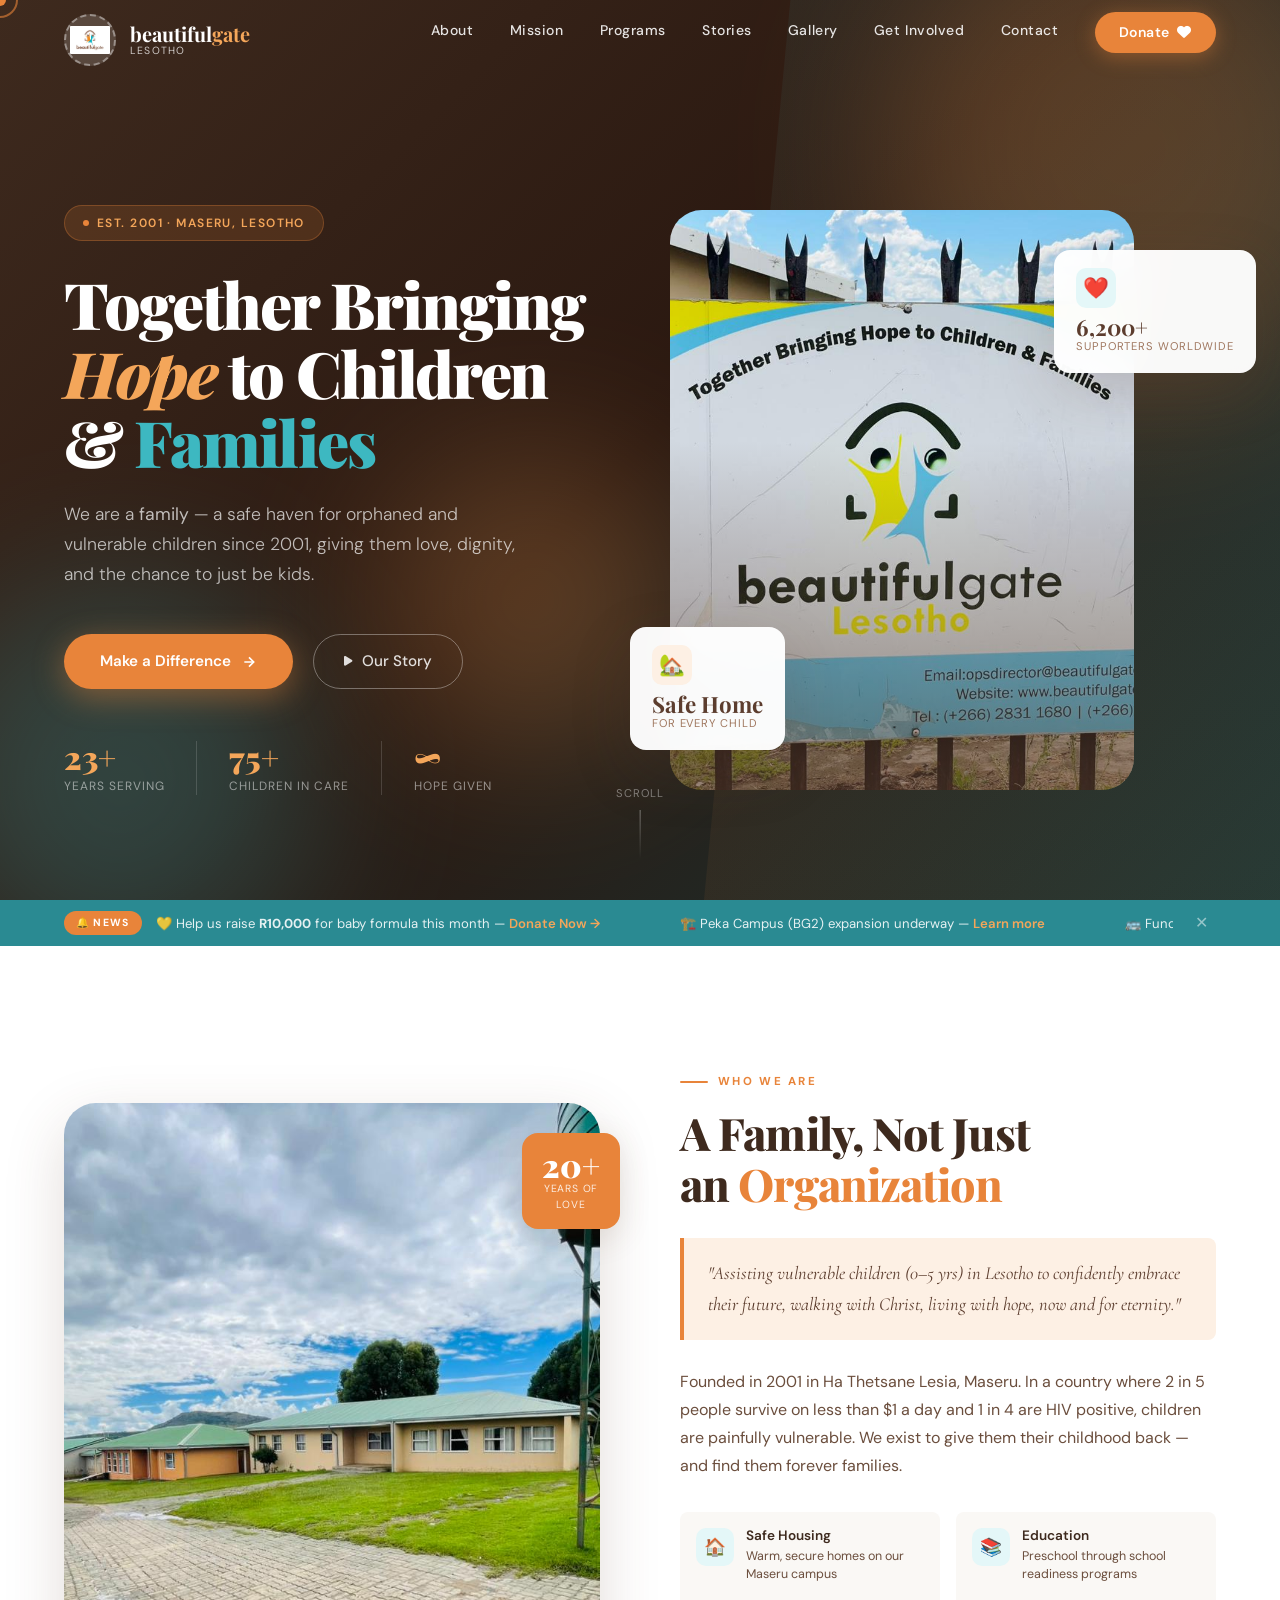
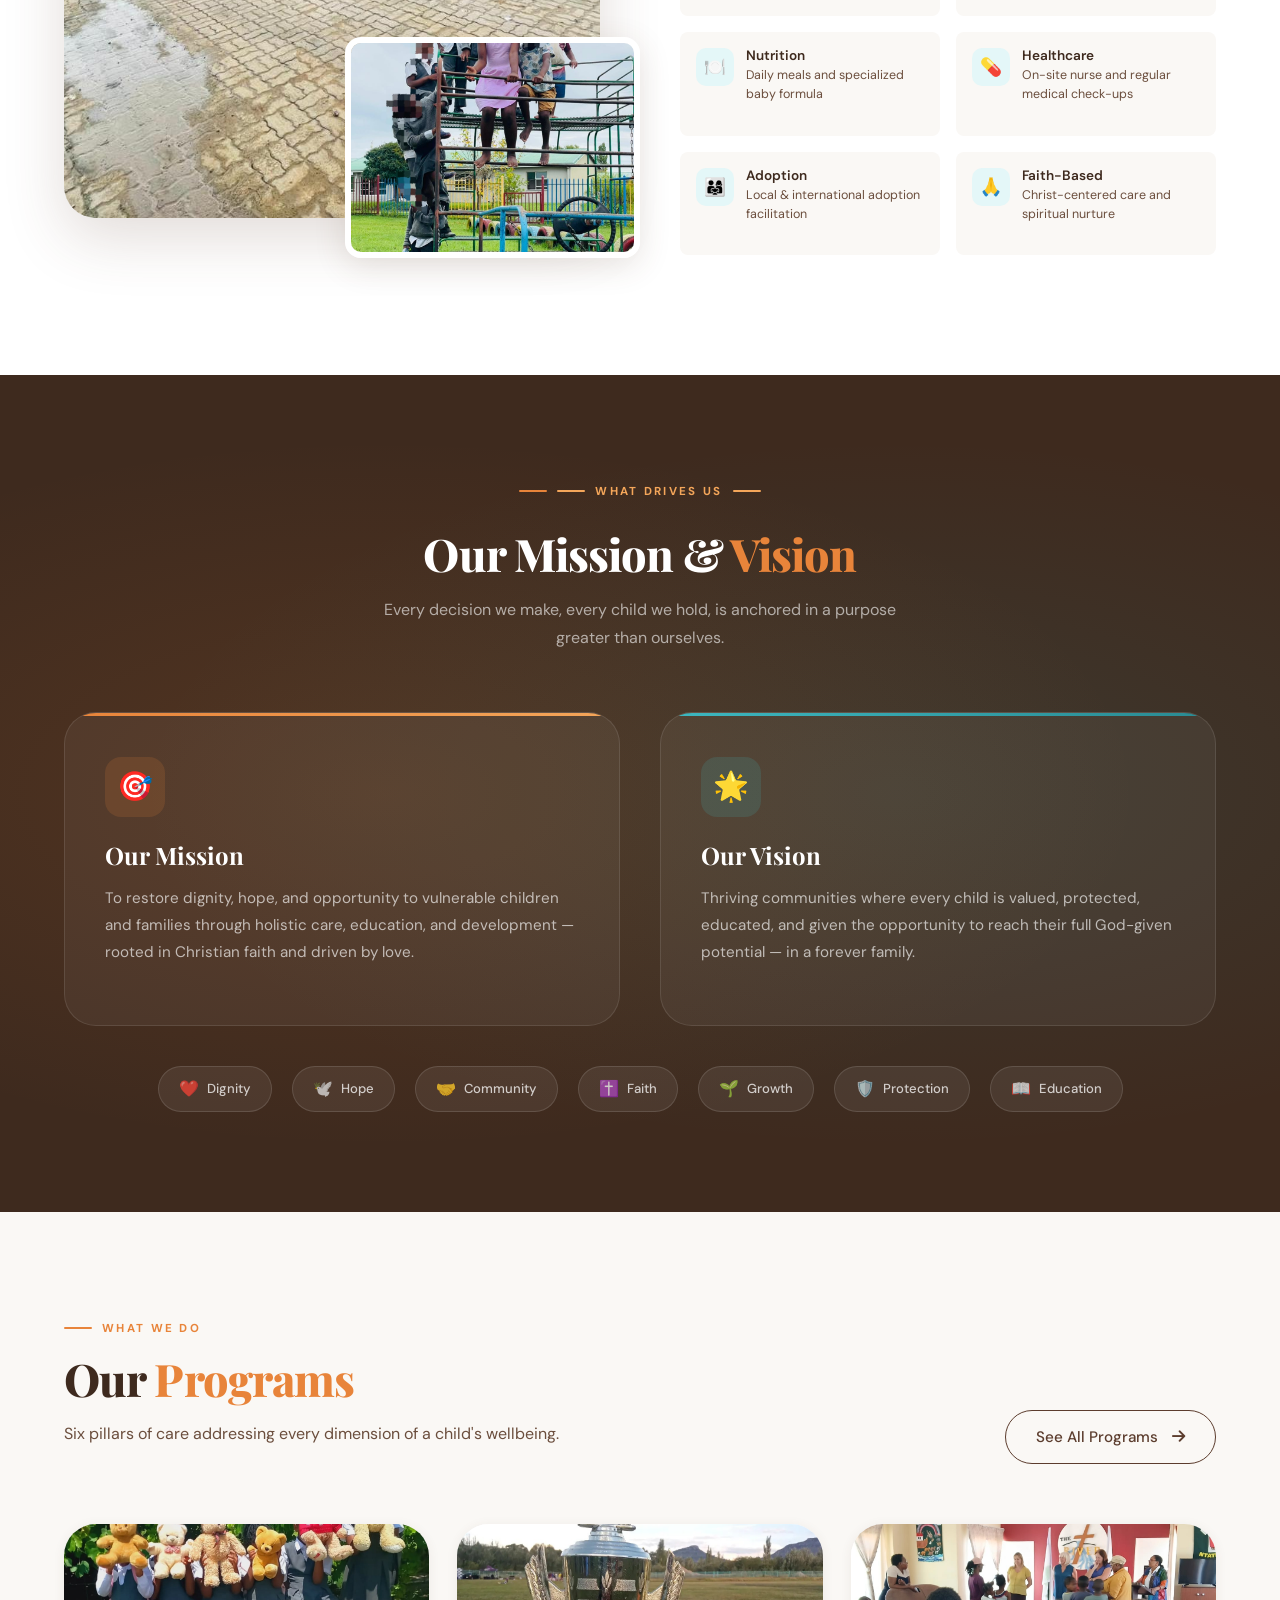
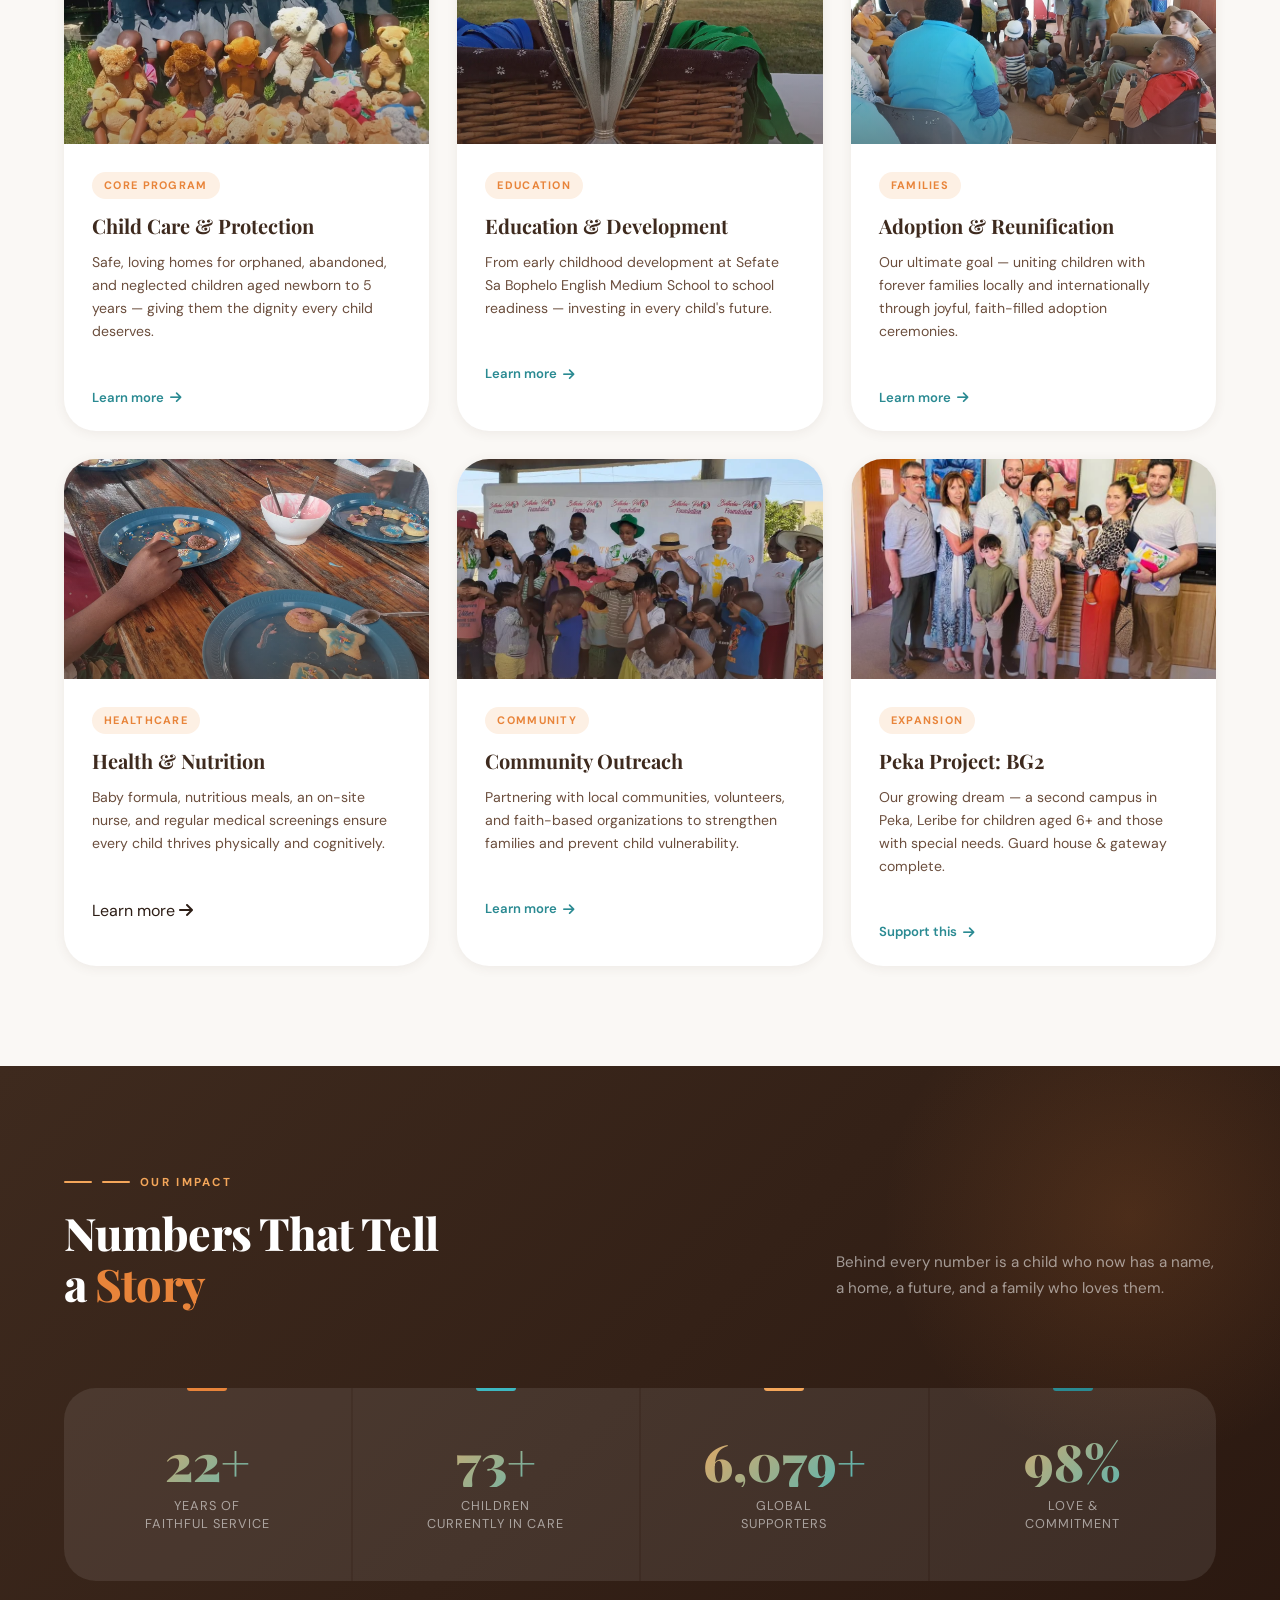
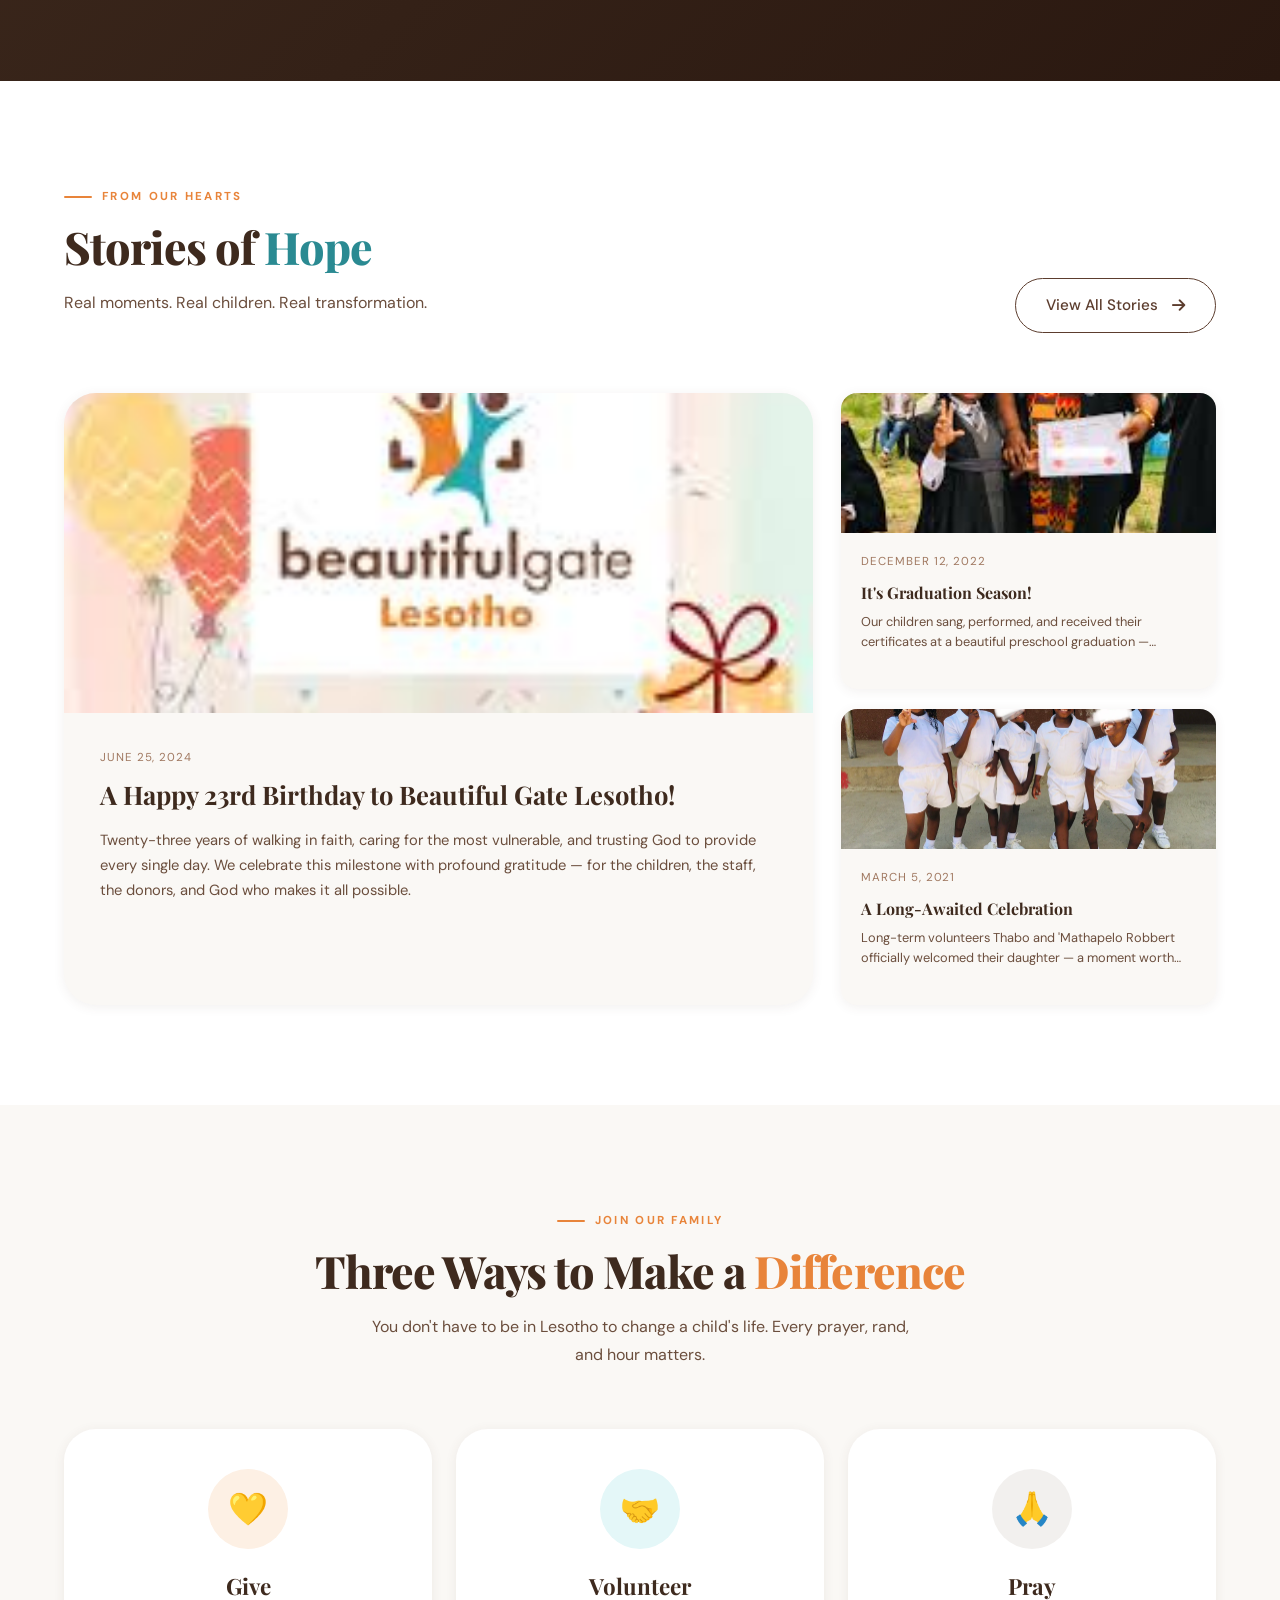
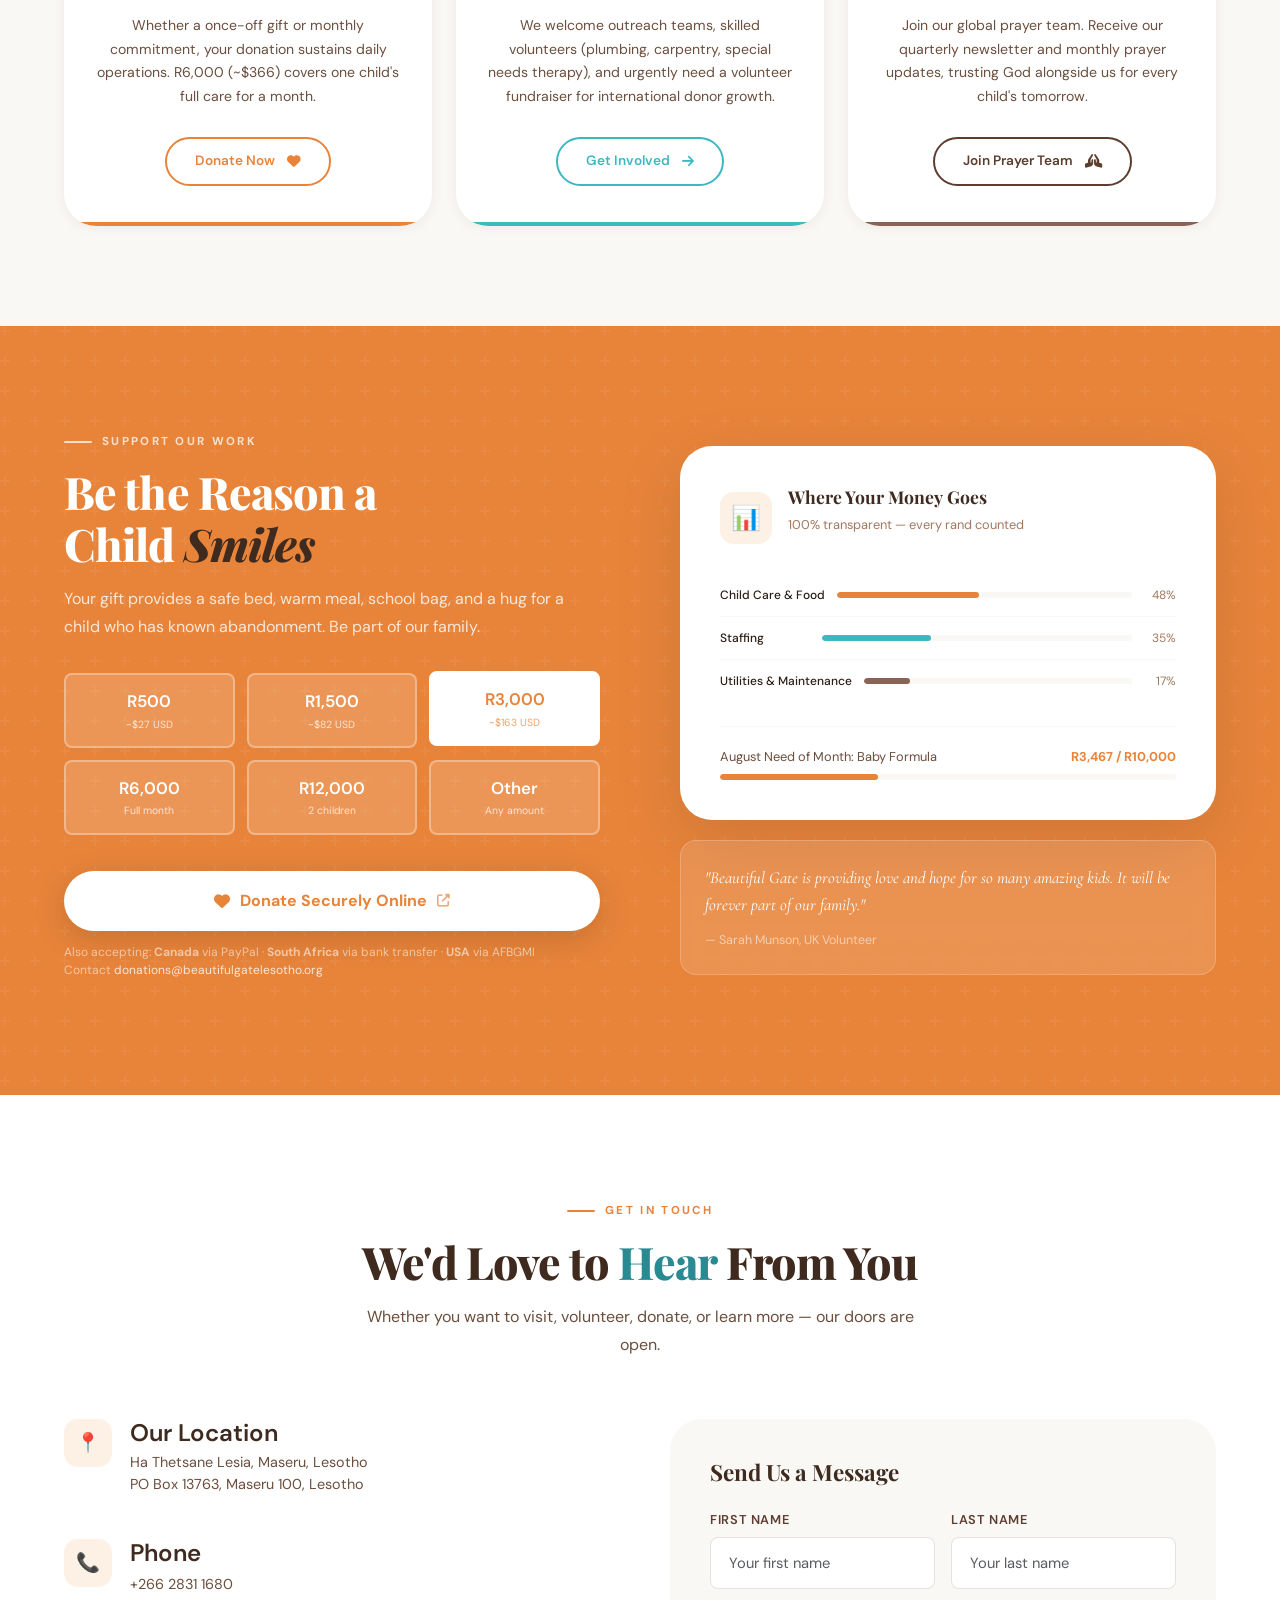
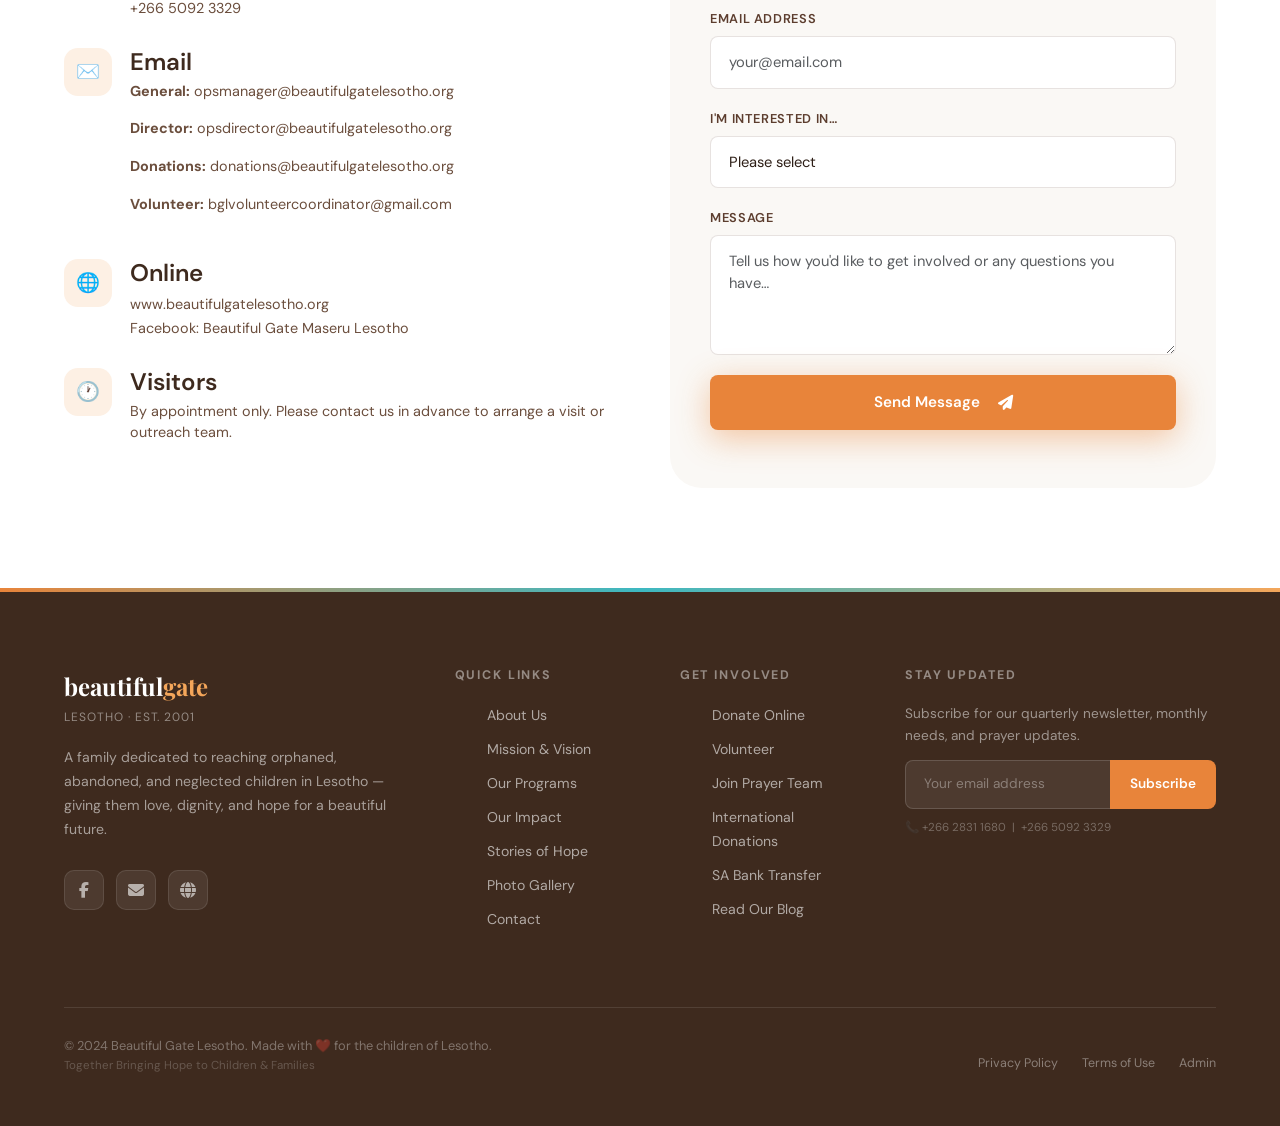
<file: index.html>
<!DOCTYPE html>
<html lang="en">
<head>
  <meta charset="UTF-8" />
  <meta name="viewport" content="width=device-width, initial-scale=1.0" />
  <meta name="description" content="Beautiful Gate Lesotho — Together Bringing Hope to Children & Families. Caring for orphaned, abandoned and vulnerable children in Maseru, Lesotho since 2001." />
  <title>Beautiful Gate Lesotho — Together Bringing Hope to Children & Families</title>

  <!-- Bootstrap 5 -->
  <link href="https://cdn.jsdelivr.net/npm/bootstrap@5.3.2/dist/css/bootstrap.min.css" rel="stylesheet" />
  <!-- Font Awesome -->
  <link href="https://cdnjs.cloudflare.com/ajax/libs/font-awesome/6.5.0/css/all.min.css" rel="stylesheet" />
  <!-- Custom CSS -->
  <link rel="stylesheet" href="css/style.css" />
  <link rel="icon" href="images/logo1.jpeg" type="image/jpeg" />
</head>
<body>

<!-- ══════════════════════════════════════
     LOADER
══════════════════════════════════════ -->
<div id="loader">
  <div class="loader-logo">beautiful<span>gate</span></div>
  <div class="loader-bar"><div class="loader-bar-fill"></div></div>
</div>

<!-- Custom Cursor -->
<div class="cursor"></div>
<div class="cursor-follower"></div>

<!-- Back to Top -->
<button id="back-top" aria-label="Back to top"><i class="fa-solid fa-arrow-up"></i></button>

<!-- ══════════════════════════════════════
     NAVIGATION
══════════════════════════════════════ -->
<nav id="navbar">
  <!-- LOGO SPACE — insert your logo image here -->
  <a href="#hero" class="nav-logo">
    <div class="nav-logo-img">
      <img src="images/logo1.jpeg" alt="Beautiful Gate Logo" onerror="this.parentElement.innerHTML='<span style=\'font-size:0.5rem;line-height:1.3;text-align:center\'>YOUR<br>LOGO<br>HERE</span>'" />
    </div>
    <div class="nav-logo-text">
      beautiful<span>gate</span>
      <small>Lesotho</small>
    </div>
  </a>

  <!-- Desktop Links -->
  <ul class="nav-links">
    <li><a href="#about"        class="nav-link" data-section="about">About</a></li>
    <li><a href="#mission"      class="nav-link" data-section="mission">Mission</a></li>
    <li><a href="#programs"     class="nav-link" data-section="programs">Programs</a></li>
    <li><a href="#stories"      class="nav-link" data-section="stories">Stories</a></li>
    <li><a href="gallery.html"  class="nav-link">Gallery</a></li>
    <li><a href="#get-involved" class="nav-link" data-section="get-involved">Get Involved</a></li>
    <li><a href="#contact"      class="nav-link" data-section="contact">Contact</a></li>
    <li><a href="#donate"       class="nav-link nav-cta">Donate <i class="fa-solid fa-heart ms-1"></i></a></li>
  </ul>

  <!-- Hamburger -->
  <div class="hamburger" aria-label="Open menu">
    <span></span><span></span><span></span>
  </div>
</nav>

<!-- Mobile Menu -->
<div class="mobile-menu">
  <a href="#about"        class="nav-link">About</a>
  <a href="#mission"      class="nav-link">Mission</a>
  <a href="#programs"     class="nav-link">Programs</a>
  <a href="#stories"      class="nav-link">Stories</a>
  <a href="gallery.html"  class="nav-link">Gallery</a>
  <a href="#get-involved" class="nav-link">Get Involved</a>
  <a href="#donate"       class="nav-link" style="color:var(--orange-light)">Donate ♥</a>
  <a href="#contact"      class="nav-link">Contact</a>
</div>


<!-- ══════════════════════════════════════
     HERO SECTION
══════════════════════════════════════ -->
<section id="hero">
  <div class="hero-bg"></div>
  <div class="hero-blob hero-blob-1"></div>
  <div class="hero-blob hero-blob-2"></div>
  <div class="hero-blob hero-blob-3"></div>
  <div class="particles-container"></div>
  <div class="hero-diagonal"></div>

  <div class="hero-content">
    <!-- Text Side -->
    <div class="hero-text">
      <div class="hero-badge">
        <span>Est. 2001 · Maseru, Lesotho</span>
      </div>

      <h1 class="hero-title">
        Together Bringing<br>
        <span class="highlight">Hope</span> to Children<br>
        &amp; <span class="teal-word">Families</span>
      </h1>

      <p class="hero-sub">
        We are a <strong>family</strong> — a safe haven for orphaned and vulnerable children since 2001, giving them love, dignity, and the chance to just be kids.
      </p>

      <div class="hero-actions">
        <a href="#donate" class="btn-primary">
          Make a Difference
          <svg width="16" height="16" viewBox="0 0 24 24" fill="none" stroke="currentColor" stroke-width="2.5"><line x1="5" y1="12" x2="19" y2="12"/><polyline points="12 5 19 12 12 19"/></svg>
        </a>
        <a href="#about" class="btn-ghost">
          <i class="fa-solid fa-play" style="font-size:0.7rem"></i>
          Our Story
        </a>
      </div>

      <div class="hero-stats">
        <div class="hero-stat">
          <div class="hero-stat-number">23+</div>
          <div class="hero-stat-label">Years Serving</div>
        </div>
        <div class="hero-stat-divider"></div>
        <div class="hero-stat">
          <div class="hero-stat-number">75+</div>
          <div class="hero-stat-label">Children in Care</div>
        </div>
        <div class="hero-stat-divider"></div>
        <div class="hero-stat">
          <div class="hero-stat-number">∞</div>
          <div class="hero-stat-label">Hope Given</div>
        </div>
      </div>
    </div>

    <!-- Visual Side -->
    <div class="hero-visual">
      <div class="hero-img-frame">
        <img src="images/img1.jpeg" alt="Children at Beautiful Gate Lesotho playing happily" loading="eager" />
      </div>

      <!-- Floating Cards -->
      <div class="hero-float-card hero-float-card-1">
        <div class="hero-float-icon icon-orange">🏡</div>
        <div class="hero-float-val">Safe Home</div>
        <div class="hero-float-lbl">For every child</div>
      </div>
      <div class="hero-float-card hero-float-card-2">
        <div class="hero-float-icon icon-teal">❤️</div>
        <div class="hero-float-val">6,200+</div>
        <div class="hero-float-lbl">Supporters Worldwide</div>
      </div>
    </div>
  </div>

  <!-- Scroll Indicator -->
  <div class="hero-scroll">
    <span>Scroll</span>
    <div class="scroll-line"></div>
  </div>
</section>

<!-- ══════════════════════════════════════
     TICKER BAR (moved here, below hero)
══════════════════════════════════════ -->
<div class="ticker-section" id="ticker-bar">
  <div class="ticker-wrap">
    <span class="ticker-label">🔔 News</span>
    <div class="ticker-track">
      <div class="ticker-inner">
        <span>💛 Help us raise <strong>R10,000</strong> for baby formula this month — <a href="#donate">Donate Now →</a></span>
        <span>🏗️ Peka Campus (BG2) expansion underway — <a href="#programs">Learn more</a></span>
        <span>🚌 Fundraising for the Beautiful Shuttle — R16,557 raised of R450,000 goal</span>
        <span>📸 Check out our new <a href="gallery.html">Photo Gallery</a></span>
        <span>💛 Help us raise <strong>R10,000</strong> for baby formula this month — <a href="#donate">Donate Now →</a></span>
        <span>🏗️ Peka Campus (BG2) expansion underway — <a href="#programs">Learn more</a></span>
        <span>🚌 Fundraising for the Beautiful Shuttle — R16,557 raised of R450,000 goal</span>
        <span>📸 Check out our new <a href="gallery.html">Photo Gallery</a></span>
      </div>
    </div>
    <button class="ticker-close-btn" onclick="document.getElementById('ticker-bar').remove()" aria-label="Close">✕</button>
  </div>
</div>


<!-- ══════════════════════════════════════
     ABOUT SECTION
══════════════════════════════════════ -->
<section id="about">
  <div class="section-wrap">
    <div class="about-grid">
      <!-- Images -->
      <div class="about-images reveal-left">
        <div class="about-img-main">
          <img src="images/img2.jpeg" alt="Children running and playing at Beautiful Gate campus" loading="lazy" />
        </div>
        <div class="about-img-secondary">
          <img src="images/3.jpeg" alt="Children on playground equipment" loading="lazy" />
        </div>
        <div class="about-badge">
          <div class="about-badge-num">20+</div>
          <div class="about-badge-txt">Years of<br>Love</div>
        </div>
      </div>

      <!-- Content -->
      <div class="about-content reveal-right">
        <div class="section-eyebrow">Who We Are</div>
        <h2 class="section-title">
          A Family, Not Just<br>an <span class="accent">Organization</span>
        </h2>

        <div class="about-mission">
          "Assisting vulnerable children (0–5 yrs) in Lesotho to confidently embrace their future, walking with Christ, living with hope, now and for eternity."
        </div>

        <p class="section-sub">
          Founded in 2001 in Ha Thetsane Lesia, Maseru. In a country where 2 in 5 people survive on less than $1 a day and 1 in 4 are HIV positive, children are painfully vulnerable. We exist to give them their childhood back — and find them forever families.
        </p>

        <div class="about-features" style="margin-top:32px">
          <div class="about-feature reveal delay-1">
            <div class="about-feature-icon">🏠</div>
            <div class="about-feature-text">
              <h4>Safe Housing</h4>
              <p>Warm, secure homes on our Maseru campus</p>
            </div>
          </div>
          <div class="about-feature reveal delay-2">
            <div class="about-feature-icon">📚</div>
            <div class="about-feature-text">
              <h4>Education</h4>
              <p>Preschool through school readiness programs</p>
            </div>
          </div>
          <div class="about-feature reveal delay-3">
            <div class="about-feature-icon">🍽️</div>
            <div class="about-feature-text">
              <h4>Nutrition</h4>
              <p>Daily meals and specialized baby formula</p>
            </div>
          </div>
          <div class="about-feature reveal delay-4">
            <div class="about-feature-icon">💊</div>
            <div class="about-feature-text">
              <h4>Healthcare</h4>
              <p>On-site nurse and regular medical check-ups</p>
            </div>
          </div>
          <div class="about-feature reveal delay-5">
            <div class="about-feature-icon">👨‍👩‍👧</div>
            <div class="about-feature-text">
              <h4>Adoption</h4>
              <p>Local &amp; international adoption facilitation</p>
            </div>
          </div>
          <div class="about-feature reveal delay-1">
            <div class="about-feature-icon">🙏</div>
            <div class="about-feature-text">
              <h4>Faith-Based</h4>
              <p>Christ-centered care and spiritual nurture</p>
            </div>
          </div>
        </div>
      </div>
    </div>
  </div>
</section>


<!-- ══════════════════════════════════════
     MISSION & VISION
══════════════════════════════════════ -->
<section id="mission">
  <div class="mission-wrap">
    <div class="text-center reveal">
      <div class="section-eyebrow" style="justify-content:center;color:var(--orange-light)">
        <span style="background:var(--orange-light);width:28px;height:2px;border-radius:2px;display:inline-block"></span>
        What Drives Us
        <span style="background:var(--orange-light);width:28px;height:2px;border-radius:2px;display:inline-block"></span>
      </div>
      <h2 class="section-title" style="color:var(--white);margin-top:12px">
        Our Mission &amp; <span class="accent">Vision</span>
      </h2>
      <p class="section-sub" style="color:rgba(255,255,255,0.6);margin:16px auto 0">
        Every decision we make, every child we hold, is anchored in a purpose greater than ourselves.
      </p>
    </div>

    <div class="mission-grid">
      <div class="mission-card orange reveal delay-1">
        <div class="mission-card-icon">🎯</div>
        <h3>Our Mission</h3>
        <p>To restore dignity, hope, and opportunity to vulnerable children and families through holistic care, education, and development — rooted in Christian faith and driven by love.</p>
      </div>
      <div class="mission-card teal reveal delay-2">
        <div class="mission-card-icon">🌟</div>
        <h3>Our Vision</h3>
        <p>Thriving communities where every child is valued, protected, educated, and given the opportunity to reach their full God-given potential — in a forever family.</p>
      </div>
    </div>

    <div class="values-strip reveal" style="justify-content:center">
      <div class="value-pill"><span>❤️</span> Dignity</div>
      <div class="value-pill"><span>🕊️</span> Hope</div>
      <div class="value-pill"><span>🤝</span> Community</div>
      <div class="value-pill"><span>✝️</span> Faith</div>
      <div class="value-pill"><span>🌱</span> Growth</div>
      <div class="value-pill"><span>🛡️</span> Protection</div>
      <div class="value-pill"><span>📖</span> Education</div>
    </div>
  </div>
</section>


<!-- ══════════════════════════════════════
     PROGRAMS SECTION
══════════════════════════════════════ -->
<section id="programs">
  <div class="section-wrap">
    <div class="d-flex align-items-end justify-content-between flex-wrap gap-4 mb-2">
      <div class="reveal">
        <div class="section-eyebrow">What We Do</div>
        <h2 class="section-title">Our <span class="accent">Programs</span></h2>
        <p class="section-sub">Six pillars of care addressing every dimension of a child's wellbeing.</p>
      </div>
      <a href="https://www.beautifulgatelesotho.org/lesotho-projects" class="btn-ghost reveal" style="border-color:var(--brown);color:var(--brown);flex-shrink:0">
        See All Programs <i class="fa-solid fa-arrow-right ms-1"></i>
      </a>
    </div>

    <div class="programs-grid">
      <!-- Card 1 -->
      <div class="program-card reveal delay-1">
        <div class="program-card-img">
          <img src="images/p1.jpg" alt="Child care program" loading="lazy" />
          <div class="program-card-img-overlay"></div>
        </div>
        <div class="program-card-body">
          <span class="program-tag">Core Program</span>
          <h3>Child Care &amp; Protection</h3>
          <p>Safe, loving homes for orphaned, abandoned, and neglected children aged newborn to 5 years — giving them the dignity every child deserves.</p>
        </div>
        <div class="program-card-footer">
          <a href="https://www.beautifulgatelesotho.org/lesotho-projects" class="program-link">Learn more <i class="fa-solid fa-arrow-right"></i></a>
        </div>
      </div>

      <!-- Card 2 -->
      <div class="program-card reveal delay-2">
        <div class="program-card-img">
          <img src="images/p2.jpg" alt="Children running at campus" loading="lazy" />
          <div class="program-card-img-overlay"></div>
        </div>
        <div class="program-card-body">
          <span class="program-tag">Education</span>
          <h3>Education &amp; Development</h3>
          <p>From early childhood development at Sefate Sa Bophelo English Medium School to school readiness — investing in every child's future.</p>
        </div>
        <div class="program-card-footer">
          <a href="https://www.beautifulgatelesotho.org/lesotho-projects" class="program-link">Learn more <i class="fa-solid fa-arrow-right"></i></a>
        </div>
      </div>

      <!-- Card 3 -->
      <div class="program-card reveal delay-3">
        <div class="program-card-img">
          <img src="images/p3.jpg" alt="Children at playground" loading="lazy" />
          <div class="program-card-img-overlay"></div>
        </div>
        <div class="program-card-body">
          <span class="program-tag">Families</span>
          <h3>Adoption &amp; Reunification</h3>
          <p>Our ultimate goal — uniting children with forever families locally and internationally through joyful, faith-filled adoption ceremonies.</p>
        </div>
        <div class="program-card-footer">
          <a href="https://www.beautifulgatelesotho.org/lesotho-projects" class="program-link">Learn more <i class="fa-solid fa-arrow-right"></i></a>
        </div>
      </div>

      <!-- Card 4 -->
      <div class="program-card reveal delay-1">
        <div class="program-card-img">
          <img src="images/p4.jpg" alt="Beautiful Gate signboard" loading="lazy" />
          <div class="program-card-img-overlay"></div>
        </div>
        <div class="program-card-body">
          <span class="program-tag">Healthcare</span>
          <h3>Health &amp; Nutrition</h3>
          <p>Baby formula, nutritious meals, an on-site nurse, and regular medical screenings ensure every child thrives physically and cognitively.</p>
        </div>
        <div class="program-card-footer">
          <a href="https://www.beautifulgatelesotho.org/lesotho-projects class="program-link">Learn more <i class="fa-solid fa-arrow-right"></i></a>
        </div>
      </div>

      <!-- Card 5 -->
      <div class="program-card reveal delay-2">
        <div class="program-card-img">
          <img src="images/p5.jpg" alt="Children swinging at playground" loading="lazy" />
          <div class="program-card-img-overlay"></div>
        </div>
        <div class="program-card-body">
          <span class="program-tag">Community</span>
          <h3>Community Outreach</h3>
          <p>Partnering with local communities, volunteers, and faith-based organizations to strengthen families and prevent child vulnerability.</p>
        </div>
        <div class="program-card-footer">
          <a href="https://www.beautifulgatelesotho.org/lesotho-projects" class="program-link">Learn more <i class="fa-solid fa-arrow-right"></i></a>
        </div>
      </div>

      <!-- Card 6 -->
      <div class="program-card reveal delay-3">
        <div class="program-card-img">
          <img src="images/p6.jpg" alt="Beautiful Gate campus buildings" loading="lazy" />
          <div class="program-card-img-overlay"></div>
        </div>
        <div class="program-card-body">
          <span class="program-tag">Expansion</span>
          <h3>Peka Project: BG2</h3>
          <p>Our growing dream — a second campus in Peka, Leribe for children aged 6+ and those with special needs. Guard house &amp; gateway complete.</p>
        </div>
        <div class="program-card-footer">
          <a href="#donate" class="program-link">Support this <i class="fa-solid fa-arrow-right"></i></a>
        </div>
      </div>
    </div>
  </div>
</section>


<!-- ══════════════════════════════════════
     IMPACT STATS
══════════════════════════════════════ -->
<section id="impact">
  <div class="impact-wrap">
    <div class="impact-header">
      <div class="reveal">
        <div class="section-eyebrow" style="color:var(--orange-light)">
          <span style="background:var(--orange-light);width:28px;height:2px;display:inline-block;border-radius:2px"></span>
          Our Impact
        </div>
        <h2 class="section-title" style="color:var(--white)">
          Numbers That Tell<br>a <span class="accent">Story</span>
        </h2>
      </div>
      <p class="reveal" style="color:rgba(255,255,255,0.55);max-width:380px;font-size:0.95rem;line-height:1.7;align-self:flex-end">
        Behind every number is a child who now has a name, a home, a future, and a family who loves them.
      </p>
    </div>

    <div class="stats-grid reveal">
      <div class="stat-block">
        <div class="stat-number" data-count="23" data-suffix="+" data-prefix="">23+</div>
        <div class="stat-label">Years of<br>Faithful Service</div>
      </div>
      <div class="stat-block">
        <div class="stat-number" data-count="75" data-suffix="+" data-prefix="">75+</div>
        <div class="stat-label">Children<br>Currently in Care</div>
      </div>
      <div class="stat-block">
        <div class="stat-number" data-count="6200" data-suffix="+" data-prefix="">6,200+</div>
        <div class="stat-label">Global<br>Supporters</div>
      </div>
      <div class="stat-block">
        <div class="stat-number" data-count="100" data-suffix="%" data-prefix="">100%</div>
        <div class="stat-label">Love &amp;<br>Commitment</div>
      </div>
    </div>
  </div>
</section>


<!-- ══════════════════════════════════════
     STORIES / BLOG
══════════════════════════════════════ -->
<section id="stories">
  <div class="section-wrap">
    <div class="d-flex align-items-end justify-content-between flex-wrap gap-4 mb-5">
      <div class="reveal">
        <div class="section-eyebrow">From Our Hearts</div>
        <h2 class="section-title">Stories of <span class="teal">Hope</span></h2>
        <p class="section-sub">Real moments. Real children. Real transformation.</p>
      </div>
      <a href="https://www.beautifulgatelesotho.org/lesotho-blog" class="btn-ghost reveal" style="border-color:var(--brown);color:var(--brown);flex-shrink:0">
        View All Stories <i class="fa-solid fa-arrow-right ms-1"></i>
      </a>
    </div>

    <div class="stories-grid">
      <!-- Featured -->
      <a href="https://www.beautifulgatelesotho.org/lesotho-blog" class="story-featured reveal-left">
        <div class="story-featured-img">
          <img src="images/s1.jpg" alt="Beautiful Gate 23rd birthday" loading="lazy" />
        </div>
        <div class="story-featured-body">
          <div class="story-date">June 25, 2024</div>
          <h3>A Happy 23rd Birthday to Beautiful Gate Lesotho!</h3>
          <p>Twenty-three years of walking in faith, caring for the most vulnerable, and trusting God to provide every single day. We celebrate this milestone with profound gratitude — for the children, the staff, the donors, and God who makes it all possible.</p>
        </div>
      </a>

      <!-- Sidebar -->
      <div class="stories-sidebar">
        <a href="https://www.beautifulgatelesotho.org/lesotho-blog" class="story-mini reveal-right delay-1">
          <div class="story-mini-img">
            <img src="images/s2.jpg" alt="Graduation ceremony" loading="lazy" />
          </div>
          <div class="story-mini-body">
            <div class="story-date">December 12, 2022</div>
            <h4>It's Graduation Season!</h4>
            <p>Our children sang, performed, and received their certificates at a beautiful preschool graduation — heading to primary school with pride.</p>
          </div>
        </a>
        <a href="https://www.beautifulgatelesotho.org/lesotho-blog" class="story-mini reveal-right delay-2">
          <div class="story-mini-img">
            <img src="images/s3.webp" alt="Adoption celebration" loading="lazy" />
          </div>
          <div class="story-mini-body">
            <div class="story-date">March 5, 2021</div>
            <h4>A Long-Awaited Celebration</h4>
            <p>Long-term volunteers Thabo and 'Mathapelo Robbert officially welcomed their daughter — a moment worth every tear of joy.</p>
          </div>
        </a>
      </div>
    </div>
  </div>
</section>


<!-- ══════════════════════════════════════
     GET INVOLVED
══════════════════════════════════════ -->
<section id="get-involved">
  <div class="section-wrap">
    <div class="text-center reveal">
      <div class="section-eyebrow" style="justify-content:center">Join Our Family</div>
      <h2 class="section-title text-center">
        Three Ways to Make a <span class="accent">Difference</span>
      </h2>
      <p class="section-sub text-center mx-auto">
        You don't have to be in Lesotho to change a child's life. Every prayer, rand, and hour matters.
      </p>
    </div>

    <div class="involved-grid" style="margin-top:60px">
      <!-- Give -->
      <div class="involved-card reveal delay-1">
        <div class="involved-icon">💛</div>
        <h3>Give</h3>
        <p>Whether a once-off gift or monthly commitment, your donation sustains daily operations. R6,000 (~$366) covers one child's full care for a month.</p>
        <a href="#donate" class="btn-card btn-card-orange">Donate Now <i class="fa-solid fa-heart ms-1"></i></a>
      </div>
      <!-- Volunteer -->
      <div class="involved-card reveal delay-2">
        <div class="involved-icon">🤝</div>
        <h3>Volunteer</h3>
        <p>We welcome outreach teams, skilled volunteers (plumbing, carpentry, special needs therapy), and urgently need a volunteer fundraiser for international donor growth.</p>
        <a href="#contact" class="btn-card btn-card-teal">Get Involved <i class="fa-solid fa-arrow-right ms-1"></i></a>
      </div>
      <!-- Pray -->
      <div class="involved-card reveal delay-3">
        <div class="involved-icon">🙏</div>
        <h3>Pray</h3>
        <p>Join our global prayer team. Receive our quarterly newsletter and monthly prayer updates, trusting God alongside us for every child's tomorrow.</p>
        <a href="https://www.beautifulgatelesotho.org/lesotho-get-involved" class="btn-card btn-card-brown">Join Prayer Team <i class="fa-solid fa-hands-praying ms-1"></i></a>
      </div>
    </div>
  </div>
</section>


<!-- ══════════════════════════════════════
     DONATE SECTION
══════════════════════════════════════ -->
<section id="donate">
  <div class="donate-wrap">
    <!-- Text -->
    <div class="donate-text reveal-left">
      <div class="section-eyebrow">Support Our Work</div>
      <h2 class="section-title">
        Be the Reason a<br>Child <span style="color:var(--brown-dark);font-style:italic">Smiles</span>
      </h2>
      <p class="section-sub" style="margin-bottom:0">
        Your gift provides a safe bed, warm meal, school bag, and a hug for a child who has known abandonment. Be part of our family.
      </p>

      <div class="donate-amounts" style="margin-top:32px">
        <button class="amount-btn" onclick="selectAmount(this, 'R500')">
          R500 <small>~$27 USD</small>
        </button>
        <button class="amount-btn" onclick="selectAmount(this, 'R1,500')">
          R1,500 <small>~$82 USD</small>
        </button>
        <button class="amount-btn active" onclick="selectAmount(this, 'R3,000')">
          R3,000 <small>~$163 USD</small>
        </button>
        <button class="amount-btn" onclick="selectAmount(this, 'R6,000')">
          R6,000 <small>Full month</small>
        </button>
        <button class="amount-btn" onclick="selectAmount(this, 'R12,000')">
          R12,000 <small>2 children</small>
        </button>
        <button class="amount-btn" onclick="selectAmount(this, 'custom')">
          Other <small>Any amount</small>
        </button>
      </div>

      <a href="https://www.beautifulgatelesotho.org/lesotho-donate" target="_blank" rel="noopener" class="donate-cta" style="display:inline-flex;text-decoration:none;margin-top:4px">
        <i class="fa-solid fa-heart"></i>
        Donate Securely Online
        <i class="fa-solid fa-external-link-alt" style="font-size:0.8rem;opacity:0.7"></i>
      </a>

      <p style="font-size:0.75rem;color:rgba(255,255,255,0.55);margin-top:12px">
        Also accepting: <strong>Canada</strong> via PayPal · <strong>South Africa</strong> via bank transfer · <strong>USA</strong> via AFBGMI<br>
        Contact <a href="mailto:donations@beautifulgatelesotho.org" style="color:rgba(255,255,255,0.8)">donations@beautifulgatelesotho.org</a>
      </p>
    </div>

    <!-- Visual -->
    <div class="donate-visual reveal-right">
      <div class="donate-card">
        <div class="donate-card-head">
          <div class="donate-card-icon">📊</div>
          <div>
            <h3>Where Your Money Goes</h3>
            <p>100% transparent — every rand counted</p>
          </div>
        </div>
        <div class="donate-breakdown">
          <div class="breakdown-item">
            <span class="breakdown-lbl">Child Care &amp; Food</span>
            <div class="breakdown-bar-wrap">
              <div class="breakdown-bar bar-orange" data-width="48%" style="width:0%"></div>
            </div>
            <span class="breakdown-pct">48%</span>
          </div>
          <div class="breakdown-item">
            <span class="breakdown-lbl">Staffing</span>
            <div class="breakdown-bar-wrap">
              <div class="breakdown-bar bar-teal" data-width="35%" style="width:0%"></div>
            </div>
            <span class="breakdown-pct">35%</span>
          </div>
          <div class="breakdown-item">
            <span class="breakdown-lbl">Utilities &amp; Maintenance</span>
            <div class="breakdown-bar-wrap">
              <div class="breakdown-bar bar-brown" data-width="17%" style="width:0%"></div>
            </div>
            <span class="breakdown-pct">17%</span>
          </div>
        </div>

        <div style="margin-top:24px;padding-top:20px;border-top:1px solid var(--off-white)">
          <div class="d-flex justify-content-between align-items-center mb-2">
            <span style="font-size:0.8rem;color:var(--text-mid)">August Need of Month: Baby Formula</span>
            <span style="font-size:0.8rem;font-weight:700;color:var(--orange)">R3,467 / R10,000</span>
          </div>
          <div style="height:6px;background:var(--off-white);border-radius:10px;overflow:hidden">
            <div style="width:0%;height:100%;background:var(--orange);border-radius:10px;transition:width 1.5s ease" id="need-bar"></div>
          </div>
        </div>
      </div>

      <!-- Testimonial mini -->
      <div style="background:rgba(255,255,255,0.12);border:1px solid rgba(255,255,255,0.2);border-radius:var(--radius-md);padding:24px;margin-top:20px;backdrop-filter:blur(10px)">
        <div style="font-family:'Cormorant Garamond',serif;font-size:1.05rem;color:var(--white);line-height:1.6;font-style:italic;margin-bottom:12px">
          "Beautiful Gate is providing love and hope for so many amazing kids. It will be forever part of our family."
        </div>
        <div style="font-size:0.78rem;color:rgba(255,255,255,0.55)">— Sarah Munson, UK Volunteer</div>
      </div>
    </div>
  </div>
</section>


<!-- ══════════════════════════════════════
     CONTACT SECTION
══════════════════════════════════════ -->
<section id="contact">
  <div class="section-wrap">
    <div class="text-center reveal" style="margin-bottom:16px">
      <div class="section-eyebrow" style="justify-content:center">Get In Touch</div>
      <h2 class="section-title text-center">We'd Love to <span class="teal">Hear</span> From You</h2>
      <p class="section-sub text-center mx-auto">Whether you want to visit, volunteer, donate, or learn more — our doors are open.</p>
    </div>

    <div class="contact-grid">
      <!-- Info -->
      <div class="reveal-left">
        <div class="contact-detail">
          <div class="contact-icon">📍</div>
          <div>
            <h4>Our Location</h4>
            <p>Ha Thetsane Lesia, Maseru, Lesotho<br>
            PO Box 13763, Maseru 100, Lesotho</p>
          </div>
        </div>
        <div class="contact-detail">
          <div class="contact-icon">📞</div>
          <div>
            <h4>Phone</h4>
            <a href="tel:+26628311680">+266 2831 1680</a><br>
            <a href="tel:+26650923329">+266 5092 3329</a>
          </div>
        </div>
        <div class="contact-detail">
          <div class="contact-icon">✉️</div>
          <div>
            <h4>Email</h4>
            <p><strong>General:</strong> <a href="mailto:opsmanager@beautifulgatelesotho.org">opsmanager@beautifulgatelesotho.org</a></p>
            <p><strong>Director:</strong> <a href="mailto:opsdirector@beautifulgatelesotho.org">opsdirector@beautifulgatelesotho.org</a></p>
            <p><strong>Donations:</strong> <a href="mailto:donations@beautifulgatelesotho.org">donations@beautifulgatelesotho.org</a></p>
            <p><strong>Volunteer:</strong> <a href="mailto:bglvolunteercoordinator@gmail.com">bglvolunteercoordinator@gmail.com</a></p>
          </div>
        </div>
        <div class="contact-detail">
          <div class="contact-icon">🌐</div>
          <div>
            <h4>Online</h4>
            <a href="https://www.beautifulgatelesotho.org" target="_blank">www.beautifulgatelesotho.org</a><br>
            <a href="https://www.facebook.com/BeautifulGateMaseruLesotho" target="_blank">Facebook: Beautiful Gate Maseru Lesotho</a>
          </div>
        </div>
        <div class="contact-detail">
          <div class="contact-icon">🕐</div>
          <div>
            <h4>Visitors</h4>
            <p>By appointment only. Please contact us in advance to arrange a visit or outreach team.</p>
          </div>
        </div>
      </div>

      <!-- Form -->
      <div class="contact-form reveal-right">
        <h3 style="font-family:'Playfair Display',serif;font-size:1.4rem;font-weight:700;color:var(--brown-dark);margin-bottom:24px">
          Send Us a Message
        </h3>
        <form id="contact-form" novalidate>
          <div class="form-row">
            <div class="form-group">
              <label for="fname">First Name</label>
              <input type="text" id="fname" name="fname" class="form-control" placeholder="Your first name" required />
            </div>
            <div class="form-group">
              <label for="lname">Last Name</label>
              <input type="text" id="lname" name="lname" class="form-control" placeholder="Your last name" required />
            </div>
          </div>
          <div class="form-group">
            <label for="email">Email Address</label>
            <input type="email" id="email" name="email" class="form-control" placeholder="your@email.com" required />
          </div>
          <div class="form-group">
            <label for="subject">I'm interested in…</label>
            <select id="subject" name="subject" class="form-control">
              <option value="">Please select</option>
              <option>Donating</option>
              <option>Volunteering</option>
              <option>Visiting / Outreach Team</option>
              <option>Adoption Information</option>
              <option>Prayer Partnership</option>
              <option>General Enquiry</option>
            </select>
          </div>
          <div class="form-group">
            <label for="message">Message</label>
            <textarea id="message" name="message" class="form-control" placeholder="Tell us how you'd like to get involved or any questions you have…" required></textarea>
          </div>
          <button type="submit" class="btn-primary w-100" style="justify-content:center;border-radius:var(--radius-sm);padding:16px">
            Send Message <i class="fa-solid fa-paper-plane ms-2"></i>
          </button>
        </form>
      </div>
    </div>
  </div>
</section>


<!-- ══════════════════════════════════════
     FOOTER
══════════════════════════════════════ -->
<footer>
  <div class="footer-grid">
    <!-- Brand -->
    <div class="footer-brand">
      <div class="footer-logo">beautiful<span>gate</span></div>
      <div class="footer-tagline">Lesotho · Est. 2001</div>
      <p class="footer-desc">
        A family dedicated to reaching orphaned, abandoned, and neglected children in Lesotho — giving them love, dignity, and hope for a beautiful future.
      </p>
      <div class="footer-socials">
        <a href="https://www.facebook.com/BeautifulGateMaseruLesotho" target="_blank" class="social-btn" aria-label="Facebook">
          <i class="fa-brands fa-facebook-f"></i>
        </a>
        <a href="mailto:opsmanager@beautifulgatelesotho.org" class="social-btn" aria-label="Email">
          <i class="fa-solid fa-envelope"></i>
        </a>
        <a href="https://www.beautifulgatelesotho.org" target="_blank" class="social-btn" aria-label="Website">
          <i class="fa-solid fa-globe"></i>
        </a>
      </div>
    </div>

    <!-- Quick Links -->
    <div class="footer-col">
      <h4>Quick Links</h4>
      <ul>
        <li><a href="#about">About Us</a></li>
        <li><a href="#mission">Mission &amp; Vision</a></li>
        <li><a href="#programs">Our Programs</a></li>
        <li><a href="#impact">Our Impact</a></li>
        <li><a href="#stories">Stories of Hope</a></li>
        <li><a href="gallery.html">Photo Gallery</a></li>
        <li><a href="#contact">Contact</a></li>
      </ul>
    </div>

    <!-- Get Involved -->
    <div class="footer-col">
      <h4>Get Involved</h4>
      <ul>
        <li><a href="#donate">Donate Online</a></li>
        <li><a href="#get-involved">Volunteer</a></li>
        <li><a href="#get-involved">Join Prayer Team</a></li>
        <li><a href="mailto:donations@beautifulgatelesotho.org">International Donations</a></li>
        <li><a href="mailto:finance@beautifulgatelesotho.org">SA Bank Transfer</a></li>
        <li><a href="#stories">Read Our Blog</a></li>
      </ul>
    </div>

    <!-- Newsletter -->
    <div class="footer-col footer-newsletter">
      <h4>Stay Updated</h4>
      <p style="font-size:0.85rem;color:rgba(255,255,255,0.5);line-height:1.6;margin-bottom:4px">
        Subscribe for our quarterly newsletter, monthly needs, and prayer updates.
      </p>
      <div class="newsletter-input-wrap">
        <input type="email" class="newsletter-input" placeholder="Your email address" />
        <button class="newsletter-btn">Subscribe</button>
      </div>
      <p style="font-size:0.72rem;color:rgba(255,255,255,0.3);margin-top:10px">
        📞 +266 2831 1680 &nbsp;|&nbsp; +266 5092 3329
      </p>
    </div>
  </div>

  <!-- Footer Bottom -->
  <div class="footer-bottom" style="max-width:1280px;margin:0 auto">
    <p class="footer-copy">
      © 2024 Beautiful Gate Lesotho. Made with ❤️ for the children of Lesotho.<br>
      <span style="font-size:0.72rem;opacity:0.6">Together Bringing Hope to Children &amp; Families</span>
    </p>
    <div class="footer-links">
      <a href="#about">Privacy Policy</a>
      <a href="#about">Terms of Use</a>
      <a href="mailto:opsmanager@beautifulgatelesotho.org">Admin</a>
    </div>
  </div>
</footer>


<!-- ══════════════════════════════════════
     SCRIPTS
══════════════════════════════════════ -->
<script src="https://cdn.jsdelivr.net/npm/bootstrap@5.3.2/dist/js/bootstrap.bundle.min.js"></script>
<script src="js/main.js"></script>

<script>
  function selectAmount(btn, amount) {
    document.querySelectorAll('.amount-btn').forEach(b => b.classList.remove('active'));
    btn.classList.add('active');
  }

  const needBar = document.getElementById('need-bar');
  if (needBar) {
    const obs = new IntersectionObserver(([e]) => {
      if (e.isIntersecting) {
        setTimeout(() => needBar.style.width = '34.67%', 500);
        obs.disconnect();
      }
    }, { threshold: 0.4 });
    obs.observe(needBar);
  }

  document.querySelectorAll('.stat-number[data-count]').forEach(el => {
    const obs = new IntersectionObserver(([e]) => {
      if (e.isIntersecting) {
        const target = parseFloat(el.dataset.count);
        const suffix = el.dataset.suffix || '';
        const prefix = el.dataset.prefix || '';
        const dur = 2200;
        const start = performance.now();
        const isDecimal = String(target).includes('.');
        function tick(ts) {
          const prog = Math.min((ts - start) / dur, 1);
          const eased = 1 - Math.pow(1 - prog, 3);
          const cur = target * eased;
          el.textContent = prefix + (isDecimal ? cur.toFixed(1) : Math.floor(cur).toLocaleString()) + suffix;
          if (prog < 1) requestAnimationFrame(tick);
          else el.textContent = prefix + (isDecimal ? target : target.toLocaleString()) + suffix;
        }
        requestAnimationFrame(tick);
        obs.unobserve(el);
      }
    }, { threshold: 0.5 });
    obs.observe(el);
  });
</script>

</body>
</html>
</file>
<file: css/style.css>
/* =============================================
   BEAUTIFUL GATE LESOTHO — MAIN STYLESHEET
   Color Scheme: Brown | Orange/Amber | Teal/Cyan
   ============================================= */

@import url('https://fonts.googleapis.com/css2?family=Playfair+Display:ital,wght@0,400;0,600;0,700;0,900;1,400;1,700&family=DM+Sans:wght@300;400;500;600&family=Cormorant+Garamond:wght@300;400;600&display=swap');

/* ─── CSS Variables ─── */
:root {
  --brown:        #5C3D2E;
  --brown-dark:   #3E2A1E;
  --brown-light:  #8B6355;
  --orange:       #E8843A;
  --orange-light: #F4A65A;
  --orange-pale:  #FDF0E4;
  --teal:         #3DB8C1;
  --teal-dark:    #2A8A92;
  --teal-pale:    #E4F7F8;
  --white:        #FFFFFF;
  --off-white:    #FAF8F5;
  --text-dark:    #2D1E16;
  --text-mid:     #6B4E3D;
  --text-light:   #A07860;
  --shadow-sm:    0 2px 12px rgba(92,61,46,0.08);
  --shadow-md:    0 8px 32px rgba(92,61,46,0.14);
  --shadow-lg:    0 20px 60px rgba(92,61,46,0.18);
  --radius-sm:    8px;
  --radius-md:    16px;
  --radius-lg:    32px;
  --radius-xl:    60px;
  --transition:   0.4s cubic-bezier(0.25, 0.46, 0.45, 0.94);
  --transition-slow: 0.7s cubic-bezier(0.25, 0.46, 0.45, 0.94);
}

/* ─── Reset & Base ─── */
*, *::before, *::after { box-sizing: border-box; margin: 0; padding: 0; }

html { scroll-behavior: smooth; font-size: 16px; }

body {
  font-family: 'DM Sans', sans-serif;
  background: var(--off-white);
  color: var(--text-dark);
  overflow-x: hidden;
  cursor: none;
}

a { text-decoration: none; color: inherit; }
ul { list-style: none; }
img { display: block; max-width: 100%; }

/* ─── Custom Cursor ─── */
.cursor {
  width: 12px; height: 12px;
  background: var(--orange);
  border-radius: 50%;
  position: fixed; top: 0; left: 0;
  pointer-events: none;
  z-index: 99999;
  transition: transform 0.15s ease, width 0.3s ease, height 0.3s ease, background 0.3s ease;
  transform: translate(-50%, -50%);
}
.cursor-follower {
  width: 36px; height: 36px;
  border: 2px solid var(--orange);
  border-radius: 50%;
  position: fixed; top: 0; left: 0;
  pointer-events: none;
  z-index: 99998;
  transition: transform 0.35s ease, width 0.4s ease, height 0.4s ease, border-color 0.3s ease;
  transform: translate(-50%, -50%);
  opacity: 0.6;
}
.cursor.hover { width: 20px; height: 20px; background: var(--teal); }
.cursor-follower.hover { width: 56px; height: 56px; border-color: var(--teal); opacity: 0.3; }

/* ─── Loader ─── */
#loader {
  position: fixed; inset: 0;
  background: var(--brown-dark);
  z-index: 99997;
  display: flex; align-items: center; justify-content: center;
  flex-direction: column; gap: 24px;
  transition: opacity 0.6s ease, visibility 0.6s ease;
}
#loader.hidden { opacity: 0; visibility: hidden; pointer-events: none; }

.loader-logo {
  font-family: 'Playfair Display', serif;
  font-size: 2.2rem;
  color: var(--white);
  letter-spacing: -0.02em;
  animation: loaderPulse 1.5s ease-in-out infinite;
}
.loader-logo span { color: var(--orange); }

.loader-bar {
  width: 200px; height: 3px;
  background: rgba(255,255,255,0.15);
  border-radius: 4px;
  overflow: hidden;
}
.loader-bar-fill {
  height: 100%;
  background: linear-gradient(90deg, var(--orange), var(--teal));
  border-radius: 4px;
  animation: loadFill 2.2s ease-in-out forwards;
}
@keyframes loadFill {
  0% { width: 0%; }
  60% { width: 75%; }
  100% { width: 100%; }
}
@keyframes loaderPulse {
  0%, 100% { opacity: 1; }
  50% { opacity: 0.6; }
}

/* ─── Navigation ─── */
#navbar {
  position: fixed; top: 0; left: 0; right: 0;
  z-index: 1000;
  padding: 0 5%;
  display: flex; align-items: center; justify-content: space-between;
  height: 80px;
  transition: background var(--transition), box-shadow var(--transition), height var(--transition);
}
#navbar.scrolled {
  background: rgba(255,255,255,0.96);
  backdrop-filter: blur(20px);
  box-shadow: var(--shadow-sm);
  height: 68px;
}
#navbar.scrolled .nav-link { color: var(--text-dark); }
#navbar.scrolled .nav-logo-text { color: var(--brown); }
#navbar.scrolled .nav-logo-text span { color: var(--orange); }

.nav-logo {
  display: flex; align-items: center; gap: 14px;
  text-decoration: none;
}
/* Logo image slot — user inserts their own */
.nav-logo-img {
  width: 52px; height: 52px;
  border-radius: 50%;
  background: rgba(255,255,255,0.15);
  border: 2px dashed rgba(255,255,255,0.4);
  display: flex; align-items: center; justify-content: center;
  font-size: 0.55rem;
  color: rgba(255,255,255,0.6);
  text-align: center;
  letter-spacing: 0;
  line-height: 1.3;
  padding: 4px;
  transition: var(--transition);
  flex-shrink: 0;
  overflow: hidden;
}
#navbar.scrolled .nav-logo-img {
  border-color: var(--orange);
  color: var(--text-light);
}
.nav-logo-img img { width: 100%; height: 100%; object-fit: contain; }

.nav-logo-text {
  font-family: 'Playfair Display', serif;
  font-size: 1.25rem;
  font-weight: 700;
  color: var(--white);
  line-height: 1;
  transition: var(--transition);
}
.nav-logo-text span { color: var(--orange-light); }
.nav-logo-text small {
  display: block;
  font-family: 'DM Sans', sans-serif;
  font-size: 0.65rem;
  font-weight: 400;
  letter-spacing: 0.12em;
  text-transform: uppercase;
  opacity: 0.75;
  margin-top: 2px;
}

.nav-links {
  display: flex; align-items: center; gap: 36px;
}
.nav-link {
  font-size: 0.875rem;
  font-weight: 500;
  color: rgba(255,255,255,0.88);
  letter-spacing: 0.04em;
  position: relative;
  padding-bottom: 4px;
  transition: color var(--transition);
}
.nav-link::after {
  content: '';
  position: absolute; bottom: 0; left: 0;
  width: 0%; height: 2px;
  background: var(--orange);
  transition: width var(--transition);
  border-radius: 2px;
}
.nav-link:hover { color: var(--orange-light); }
.nav-link:hover::after { width: 100%; }
.nav-link.active::after { width: 100%; }

.nav-cta {
  background: var(--orange);
  color: var(--white) !important;
  padding: 10px 24px;
  border-radius: 100px;
  font-weight: 600;
  transition: background var(--transition), transform var(--transition), box-shadow var(--transition) !important;
  box-shadow: 0 4px 20px rgba(232,132,58,0.4);
}
.nav-cta::after { display: none !important; }
.nav-cta:hover {
  background: var(--orange-light);
  transform: translateY(-2px);
  box-shadow: 0 8px 28px rgba(232,132,58,0.5);
}

/* Hamburger */
.hamburger {
  display: none;
  flex-direction: column;
  gap: 5px;
  cursor: pointer;
  padding: 8px;
  z-index: 1001;
}
.hamburger span {
  display: block; width: 26px; height: 2px;
  background: var(--white);
  border-radius: 2px;
  transition: var(--transition);
}
#navbar.scrolled .hamburger span { background: var(--brown); }
.hamburger.open span:nth-child(1) { transform: translateY(7px) rotate(45deg); }
.hamburger.open span:nth-child(2) { opacity: 0; }
.hamburger.open span:nth-child(3) { transform: translateY(-7px) rotate(-45deg); }

/* Mobile Menu */
.mobile-menu {
  display: none;
  position: fixed; inset: 0;
  background: var(--brown-dark);
  z-index: 999;
  flex-direction: column;
  align-items: center;
  justify-content: center;
  gap: 36px;
  opacity: 0;
  pointer-events: none;
  transition: opacity 0.4s ease;
}
.mobile-menu.open { opacity: 1; pointer-events: all; display: flex; }
.mobile-menu .nav-link {
  font-size: 1.8rem;
  font-family: 'Playfair Display', serif;
  color: var(--white);
  font-weight: 600;
}

/* ─── HERO SECTION ─── */
#hero {
  position: relative;
  min-height: 100vh;
  display: flex; align-items: center;
  overflow: hidden;
  background: var(--brown-dark);
}

.hero-bg {
  position: absolute; inset: 0;
  background: linear-gradient(135deg, var(--brown-dark) 0%, #2A1810 50%, #1A3535 100%);
  z-index: 0;
}

/* Animated mesh blobs */
.hero-blob {
  position: absolute;
  border-radius: 50%;
  filter: blur(80px);
  opacity: 0.25;
  animation: blobFloat 8s ease-in-out infinite;
}
.hero-blob-1 {
  width: 500px; height: 500px;
  background: var(--orange);
  top: -100px; right: -100px;
  animation-delay: 0s;
}
.hero-blob-2 {
  width: 400px; height: 400px;
  background: var(--teal);
  bottom: -80px; left: -80px;
  animation-delay: -3s;
}
.hero-blob-3 {
  width: 300px; height: 300px;
  background: var(--orange-light);
  top: 50%; left: 30%;
  animation-delay: -6s;
}
@keyframes blobFloat {
  0%, 100% { transform: translate(0, 0) scale(1); }
  33% { transform: translate(30px, -30px) scale(1.05); }
  66% { transform: translate(-20px, 20px) scale(0.96); }
}

/* Particles */
.particles-container {
  position: absolute; inset: 0; z-index: 1; overflow: hidden;
}
.particle {
  position: absolute;
  border-radius: 50%;
  background: rgba(255,255,255,0.15);
  animation: particleDrift linear infinite;
}

@keyframes particleDrift {
  0% { transform: translateY(100vh) rotate(0deg); opacity: 0; }
  10% { opacity: 1; }
  90% { opacity: 1; }
  100% { transform: translateY(-100px) rotate(360deg); opacity: 0; }
}

/* Diagonal stripe */
.hero-diagonal {
  position: absolute;
  top: 0; right: 0; bottom: 0;
  width: 45%;
  background: linear-gradient(180deg, rgba(61,184,193,0.07) 0%, rgba(232,132,58,0.07) 100%);
  clip-path: polygon(15% 0, 100% 0, 100% 100%, 0% 100%);
  z-index: 1;
}

.hero-content {
  position: relative; z-index: 2;
  width: 100%;
  max-width: 1280px;
  margin: 0 auto;
  padding: 0 5%;
  padding-top: 100px;
  display: grid;
  grid-template-columns: 1fr 1fr;
  gap: 60px;
  align-items: center;
  min-height: 100vh;
}

.hero-text { }

.hero-badge {
  display: inline-flex; align-items: center; gap: 8px;
  background: rgba(232,132,58,0.15);
  border: 1px solid rgba(232,132,58,0.3);
  color: var(--orange-light);
  font-size: 0.75rem;
  font-weight: 600;
  letter-spacing: 0.12em;
  text-transform: uppercase;
  padding: 8px 18px;
  border-radius: 100px;
  margin-bottom: 28px;
  opacity: 0;
  animation: fadeInUp 0.8s ease 0.3s forwards;
}
.hero-badge::before {
  content: '';
  width: 6px; height: 6px;
  background: var(--orange);
  border-radius: 50%;
  animation: pulse 2s ease infinite;
}
@keyframes pulse {
  0%, 100% { transform: scale(1); opacity: 1; }
  50% { transform: scale(1.5); opacity: 0.5; }
}

.hero-title {
  font-family: 'Playfair Display', serif;
  font-size: clamp(2.8rem, 5vw, 4.5rem);
  font-weight: 900;
  color: var(--white);
  line-height: 1.08;
  letter-spacing: -0.03em;
  margin-bottom: 24px;
  opacity: 0;
  animation: fadeInUp 0.8s ease 0.5s forwards;
}
.hero-title .highlight {
  color: var(--orange-light);
  font-style: italic;
}
.hero-title .teal-word { color: var(--teal); }

.hero-sub {
  font-size: 1.1rem;
  color: rgba(255,255,255,0.7);
  line-height: 1.7;
  max-width: 480px;
  margin-bottom: 44px;
  font-weight: 300;
  opacity: 0;
  animation: fadeInUp 0.8s ease 0.7s forwards;
}

.hero-actions {
  display: flex; align-items: center; gap: 20px; flex-wrap: wrap;
  opacity: 0;
  animation: fadeInUp 0.8s ease 0.9s forwards;
}

.btn-primary {
  display: inline-flex; align-items: center; gap: 10px;
  background: var(--orange);
  color: var(--white);
  padding: 16px 36px;
  border-radius: 100px;
  font-weight: 600;
  font-size: 0.95rem;
  border: none; cursor: pointer;
  transition: all var(--transition);
  box-shadow: 0 8px 32px rgba(232,132,58,0.45);
  position: relative; overflow: hidden;
}
.btn-primary::before {
  content: '';
  position: absolute; inset: 0;
  background: linear-gradient(45deg, transparent, rgba(255,255,255,0.15), transparent);
  transform: translateX(-100%);
  transition: transform 0.6s ease;
}
.btn-primary:hover::before { transform: translateX(100%); }
.btn-primary:hover {
  transform: translateY(-3px);
  box-shadow: 0 14px 40px rgba(232,132,58,0.55);
  background: var(--orange-light);
}
.btn-primary svg { transition: transform var(--transition); }
.btn-primary:hover svg { transform: translateX(4px); }

.btn-ghost {
  display: inline-flex; align-items: center; gap: 10px;
  border: 1.5px solid rgba(255,255,255,0.35);
  color: rgba(255,255,255,0.85);
  padding: 15px 30px;
  border-radius: 100px;
  font-weight: 500;
  font-size: 0.95rem;
  cursor: pointer;
  transition: all var(--transition);
}
.btn-ghost:hover {
  border-color: var(--teal);
  color: var(--teal);
  background: rgba(61,184,193,0.08);
  transform: translateY(-2px);
}

/* Hero Stats */
.hero-stats {
  display: flex; gap: 32px; margin-top: 52px;
  opacity: 0;
  animation: fadeInUp 0.8s ease 1.1s forwards;
}
.hero-stat { }
.hero-stat-number {
  font-family: 'Playfair Display', serif;
  font-size: 2rem; font-weight: 900;
  color: var(--orange-light);
  line-height: 1;
}
.hero-stat-label {
  font-size: 0.75rem;
  color: rgba(255,255,255,0.5);
  letter-spacing: 0.08em;
  text-transform: uppercase;
  margin-top: 4px;
}
.hero-stat-divider {
  width: 1px;
  background: rgba(255,255,255,0.15);
  align-self: stretch;
}

/* Hero Visual */
.hero-visual {
  position: relative;
  opacity: 0;
  animation: fadeInRight 1s ease 0.6s forwards;
}
.hero-img-frame {
  position: relative;
  border-radius: var(--radius-lg);
  overflow: hidden;
  aspect-ratio: 4/5;
  max-height: 580px;
}
.hero-img-frame::before {
  content: '';
  position: absolute; inset: 0;
  background: linear-gradient(180deg, transparent 40%, rgba(92,61,46,0.6) 100%);
  z-index: 1;
}
.hero-img-frame img {
  width: 100%; height: 100%;
  object-fit: cover;
  transition: transform 8s ease;
}
.hero-img-frame:hover img { transform: scale(1.04); }

/* Floating card on hero */
.hero-float-card {
  position: absolute;
  background: rgba(255,255,255,0.97);
  backdrop-filter: blur(20px);
  border-radius: var(--radius-md);
  padding: 18px 22px;
  box-shadow: var(--shadow-lg);
  animation: cardFloat 4s ease-in-out infinite;
  z-index: 2;
}
.hero-float-card-1 {
  bottom: 40px; left: -40px;
  animation-delay: 0s;
}
.hero-float-card-2 {
  top: 40px; right: -40px;
  animation-delay: -2s;
}
@keyframes cardFloat {
  0%, 100% { transform: translateY(0px); }
  50% { transform: translateY(-10px); }
}
.hero-float-icon {
  width: 40px; height: 40px;
  border-radius: 10px;
  display: flex; align-items: center; justify-content: center;
  font-size: 1.3rem;
  margin-bottom: 8px;
}
.icon-orange { background: var(--orange-pale); }
.icon-teal { background: var(--teal-pale); }
.hero-float-val {
  font-family: 'Playfair Display', serif;
  font-size: 1.4rem; font-weight: 700;
  color: var(--brown);
  line-height: 1;
}
.hero-float-lbl {
  font-size: 0.7rem;
  color: var(--text-light);
  letter-spacing: 0.08em;
  text-transform: uppercase;
}

/* Scroll indicator */
.hero-scroll {
  position: absolute;
  bottom: 40px; left: 50%;
  transform: translateX(-50%);
  display: flex; flex-direction: column; align-items: center; gap: 8px;
  opacity: 0;
  animation: fadeIn 1s ease 1.5s forwards;
  z-index: 3;
}
.hero-scroll span {
  font-size: 0.7rem;
  color: rgba(255,255,255,0.4);
  letter-spacing: 0.1em;
  text-transform: uppercase;
}
.scroll-line {
  width: 1px; height: 50px;
  background: linear-gradient(180deg, rgba(255,255,255,0.4), transparent);
  animation: scrollPulse 2s ease-in-out infinite;
}
@keyframes scrollPulse {
  0%, 100% { transform: scaleY(1); opacity: 0.5; }
  50% { transform: scaleY(1.3); opacity: 1; }
}

/* ─── SECTION BASE ─── */
section { position: relative; }

.section-wrap {
  max-width: 1280px;
  margin: 0 auto;
  padding: 100px 5%;
}

.section-eyebrow {
  display: inline-flex; align-items: center; gap: 10px;
  font-size: 0.72rem;
  font-weight: 700;
  letter-spacing: 0.2em;
  text-transform: uppercase;
  color: var(--orange);
  margin-bottom: 16px;
}
.section-eyebrow::before {
  content: '';
  width: 28px; height: 2px;
  background: var(--orange);
  border-radius: 2px;
}

.section-title {
  font-family: 'Playfair Display', serif;
  font-size: clamp(2rem, 3.5vw, 3rem);
  font-weight: 800;
  color: var(--brown-dark);
  line-height: 1.15;
  letter-spacing: -0.02em;
}
.section-title .accent { color: var(--orange); }
.section-title .teal { color: var(--teal-dark); }

.section-sub {
  font-size: 1rem;
  color: var(--text-mid);
  line-height: 1.75;
  max-width: 560px;
  margin-top: 16px;
}

/* ─── ABOUT SECTION ─── */
#about { background: var(--white); }

.about-grid {
  display: grid;
  grid-template-columns: 1fr 1fr;
  gap: 80px;
  align-items: center;
}

.about-images {
  position: relative;
}
.about-img-main {
  border-radius: var(--radius-lg);
  overflow: hidden;
  aspect-ratio: 3/4;
  position: relative;
  box-shadow: var(--shadow-lg);
}
.about-img-main img { width: 100%; height: 100%; object-fit: cover; }
.about-img-secondary {
  position: absolute;
  bottom: -40px; right: -40px;
  width: 55%;
  border-radius: var(--radius-md);
  overflow: hidden;
  aspect-ratio: 4/3;
  border: 6px solid var(--white);
  box-shadow: var(--shadow-md);
}
.about-img-secondary img { width: 100%; height: 100%; object-fit: cover; }

.about-badge {
  position: absolute;
  top: 30px; right: -20px;
  background: var(--orange);
  color: var(--white);
  padding: 16px 20px;
  border-radius: var(--radius-md);
  text-align: center;
  box-shadow: var(--shadow-md);
}
.about-badge-num {
  font-family: 'Playfair Display', serif;
  font-size: 2rem; font-weight: 900;
  line-height: 1;
}
.about-badge-txt {
  font-size: 0.65rem;
  letter-spacing: 0.08em;
  text-transform: uppercase;
  opacity: 0.85;
}

.about-content { padding: 20px 0; }

.about-mission {
  background: var(--orange-pale);
  border-left: 4px solid var(--orange);
  padding: 20px 24px;
  border-radius: 0 var(--radius-sm) var(--radius-sm) 0;
  margin: 28px 0;
  font-family: 'Cormorant Garamond', serif;
  font-size: 1.15rem;
  color: var(--brown);
  line-height: 1.7;
  font-style: italic;
}

.about-features {
  display: grid;
  grid-template-columns: 1fr 1fr;
  gap: 16px;
  margin-top: 32px;
}
.about-feature {
  display: flex; align-items: flex-start; gap: 12px;
  padding: 16px;
  background: var(--off-white);
  border-radius: var(--radius-sm);
  transition: var(--transition);
}
.about-feature:hover {
  background: var(--teal-pale);
  transform: translateY(-2px);
}
.about-feature-icon {
  width: 38px; height: 38px;
  background: var(--teal-pale);
  border-radius: 10px;
  display: flex; align-items: center; justify-content: center;
  font-size: 1.1rem;
  flex-shrink: 0;
}
.about-feature:hover .about-feature-icon { background: var(--white); }
.about-feature-text { }
.about-feature-text h4 {
  font-size: 0.85rem; font-weight: 600;
  color: var(--brown-dark);
  margin-bottom: 2px;
}
.about-feature-text p {
  font-size: 0.78rem;
  color: var(--text-mid);
  line-height: 1.5;
}

/* ─── MISSION/VISION ─── */
#mission {
  background: var(--brown-dark);
  overflow: hidden;
}
#mission::before {
  content: '';
  position: absolute; inset: 0;
  background: radial-gradient(ellipse at 30% 50%, rgba(232,132,58,0.12) 0%, transparent 60%),
              radial-gradient(ellipse at 70% 50%, rgba(61,184,193,0.1) 0%, transparent 60%);
}

.mission-wrap {
  max-width: 1280px; margin: 0 auto; padding: 100px 5%;
  position: relative; z-index: 1;
}
.mission-grid {
  display: grid;
  grid-template-columns: 1fr 1fr;
  gap: 40px;
  margin-top: 60px;
}
.mission-card {
  background: rgba(255,255,255,0.05);
  border: 1px solid rgba(255,255,255,0.1);
  border-radius: var(--radius-lg);
  padding: 44px 40px;
  position: relative;
  overflow: hidden;
  transition: var(--transition);
}
.mission-card:hover {
  background: rgba(255,255,255,0.08);
  border-color: rgba(232,132,58,0.3);
  transform: translateY(-6px);
}
.mission-card::before {
  content: '';
  position: absolute;
  top: 0; left: 0; right: 0;
  height: 3px;
  border-radius: var(--radius-lg) var(--radius-lg) 0 0;
}
.mission-card.orange::before { background: linear-gradient(90deg, var(--orange), var(--orange-light)); }
.mission-card.teal::before { background: linear-gradient(90deg, var(--teal), var(--teal-dark)); }

.mission-card-icon {
  width: 60px; height: 60px;
  border-radius: 16px;
  display: flex; align-items: center; justify-content: center;
  font-size: 1.8rem;
  margin-bottom: 24px;
}
.mission-card.orange .mission-card-icon { background: rgba(232,132,58,0.15); }
.mission-card.teal .mission-card-icon { background: rgba(61,184,193,0.15); }

.mission-card h3 {
  font-family: 'Playfair Display', serif;
  font-size: 1.5rem; font-weight: 700;
  color: var(--white);
  margin-bottom: 16px;
}
.mission-card p {
  color: rgba(255,255,255,0.65);
  line-height: 1.75;
  font-size: 0.95rem;
}

.values-strip {
  display: flex; gap: 20px;
  margin-top: 40px;
  flex-wrap: wrap;
}
.value-pill {
  display: inline-flex; align-items: center; gap: 8px;
  background: rgba(255,255,255,0.07);
  border: 1px solid rgba(255,255,255,0.12);
  border-radius: 100px;
  padding: 10px 20px;
  color: rgba(255,255,255,0.75);
  font-size: 0.82rem;
  font-weight: 500;
  transition: var(--transition);
}
.value-pill:hover {
  background: rgba(232,132,58,0.15);
  border-color: rgba(232,132,58,0.4);
  color: var(--orange-light);
}
.value-pill span { font-size: 1rem; }

/* ─── PROGRAMS ─── */
#programs { background: var(--off-white); }

.programs-grid {
  display: grid;
  grid-template-columns: repeat(3, 1fr);
  gap: 28px;
  margin-top: 60px;
}
.program-card {
  background: var(--white);
  border-radius: var(--radius-lg);
  overflow: hidden;
  box-shadow: var(--shadow-sm);
  transition: var(--transition);
  position: relative;
}
.program-card:hover {
  transform: translateY(-10px);
  box-shadow: var(--shadow-lg);
}
.program-card-img {
  height: 220px;
  overflow: hidden;
  position: relative;
}
.program-card-img img {
  width: 100%; height: 100%;
  object-fit: cover;
  transition: transform 0.7s ease;
}
.program-card:hover .program-card-img img { transform: scale(1.08); }
.program-card-img-overlay {
  position: absolute; inset: 0;
  background: linear-gradient(180deg, transparent 40%, rgba(92,61,46,0.5) 100%);
}

.program-card-body {
  padding: 28px;
}
.program-tag {
  display: inline-block;
  font-size: 0.68rem;
  font-weight: 700;
  letter-spacing: 0.12em;
  text-transform: uppercase;
  color: var(--orange);
  background: var(--orange-pale);
  padding: 5px 12px;
  border-radius: 100px;
  margin-bottom: 14px;
}
.program-card-body h3 {
  font-family: 'Playfair Display', serif;
  font-size: 1.25rem; font-weight: 700;
  color: var(--brown-dark);
  margin-bottom: 12px;
  line-height: 1.3;
}
.program-card-body p {
  font-size: 0.88rem;
  color: var(--text-mid);
  line-height: 1.65;
}
.program-card-footer {
  padding: 0 28px 24px;
  display: flex; align-items: center; justify-content: space-between;
}
.program-link {
  font-size: 0.82rem; font-weight: 600;
  color: var(--teal-dark);
  display: flex; align-items: center; gap: 6px;
  transition: gap var(--transition);
}
.program-card:hover .program-link { gap: 10px; }

/* ─── IMPACT / STATS ─── */
#impact {
  background: linear-gradient(135deg, var(--brown-dark) 0%, #2A1810 100%);
  overflow: hidden;
  position: relative;
}
#impact::after {
  content: '';
  position: absolute;
  top: -100px; right: -100px;
  width: 500px; height: 500px;
  border-radius: 50%;
  background: radial-gradient(circle, rgba(232,132,58,0.15) 0%, transparent 70%);
}

.impact-wrap {
  max-width: 1280px; margin: 0 auto; padding: 100px 5%;
  position: relative; z-index: 1;
}
.impact-header {
  display: flex; align-items: flex-end; justify-content: space-between;
  margin-bottom: 70px;
  gap: 40px;
}
.impact-header .section-title { color: var(--white); }
.impact-header .section-eyebrow { color: var(--orange-light); }
.impact-header .section-eyebrow::before { background: var(--orange-light); }

.stats-grid {
  display: grid;
  grid-template-columns: repeat(4, 1fr);
  gap: 2px;
  background: rgba(255,255,255,0.06);
  border-radius: var(--radius-lg);
  overflow: hidden;
}
.stat-block {
  padding: 48px 36px;
  background: rgba(255,255,255,0.03);
  text-align: center;
  transition: var(--transition);
  position: relative;
}
.stat-block:hover { background: rgba(255,255,255,0.07); }
.stat-block::before {
  content: '';
  position: absolute; top: 0; left: 50%;
  transform: translateX(-50%);
  width: 40px; height: 3px;
  border-radius: 0 0 4px 4px;
}
.stat-block:nth-child(1)::before { background: var(--orange); }
.stat-block:nth-child(2)::before { background: var(--teal); }
.stat-block:nth-child(3)::before { background: var(--orange-light); }
.stat-block:nth-child(4)::before { background: var(--teal-dark); }

.stat-number {
  font-family: 'Playfair Display', serif;
  font-size: 3.2rem; font-weight: 900;
  line-height: 1;
  background: linear-gradient(135deg, var(--orange-light), var(--teal));
  -webkit-background-clip: text;
  -webkit-text-fill-color: transparent;
  background-clip: text;
  margin-bottom: 10px;
}
.stat-label {
  font-size: 0.8rem;
  color: rgba(255,255,255,0.55);
  letter-spacing: 0.08em;
  text-transform: uppercase;
  line-height: 1.4;
}

/* ─── STORIES / BLOG ─── */
#stories { background: var(--white); }

.stories-grid {
  display: grid;
  grid-template-columns: 2fr 1fr;
  gap: 28px;
  margin-top: 60px;
}
.story-featured {
  background: var(--off-white);
  border-radius: var(--radius-lg);
  overflow: hidden;
  display: flex; flex-direction: column;
  box-shadow: var(--shadow-sm);
  transition: var(--transition);
}
.story-featured:hover {
  transform: translateY(-6px);
  box-shadow: var(--shadow-lg);
}
.story-featured-img {
  height: 320px;
  overflow: hidden;
  position: relative;
}
.story-featured-img img { width: 100%; height: 100%; object-fit: cover; transition: transform 0.7s ease; }
.story-featured:hover .story-featured-img img { transform: scale(1.05); }
.story-featured-body { padding: 36px; flex: 1; }
.story-date {
  font-size: 0.72rem;
  color: var(--text-light);
  letter-spacing: 0.08em;
  text-transform: uppercase;
  margin-bottom: 12px;
}
.story-featured-body h3 {
  font-family: 'Playfair Display', serif;
  font-size: 1.6rem; font-weight: 700;
  color: var(--brown-dark);
  margin-bottom: 16px;
  line-height: 1.3;
}
.story-featured-body p {
  color: var(--text-mid);
  font-size: 0.92rem;
  line-height: 1.7;
}

.stories-sidebar { display: flex; flex-direction: column; gap: 20px; }
.story-mini {
  background: var(--off-white);
  border-radius: var(--radius-md);
  overflow: hidden;
  display: flex; gap: 0;
  flex-direction: column;
  box-shadow: var(--shadow-sm);
  transition: var(--transition);
  flex: 1;
}
.story-mini:hover { transform: translateY(-4px); box-shadow: var(--shadow-md); }
.story-mini-img {
  height: 140px; overflow: hidden;
}
.story-mini-img img { width: 100%; height: 100%; object-fit: cover; transition: transform 0.7s ease; }
.story-mini:hover .story-mini-img img { transform: scale(1.08); }
.story-mini-body { padding: 20px; flex: 1; }
.story-mini-body h4 {
  font-family: 'Playfair Display', serif;
  font-size: 1rem; font-weight: 700;
  color: var(--brown-dark);
  margin-bottom: 8px;
  line-height: 1.35;
}
.story-mini-body p {
  font-size: 0.8rem;
  color: var(--text-mid);
  line-height: 1.6;
  display: -webkit-box;
  -webkit-line-clamp: 2;
  -webkit-box-orient: vertical;
  overflow: hidden;
}

/* ─── GET INVOLVED ─── */
#get-involved {
  background: var(--off-white);
  overflow: hidden;
}
.involved-grid {
  display: grid;
  grid-template-columns: repeat(3, 1fr);
  gap: 24px;
  margin-top: 60px;
}
.involved-card {
  background: var(--white);
  border-radius: var(--radius-lg);
  padding: 40px 32px;
  text-align: center;
  box-shadow: var(--shadow-sm);
  transition: var(--transition);
  position: relative;
  overflow: hidden;
}
.involved-card::before {
  content: '';
  position: absolute;
  bottom: 0; left: 0; right: 0;
  height: 4px;
}
.involved-card:nth-child(1)::before { background: var(--orange); }
.involved-card:nth-child(2)::before { background: var(--teal); }
.involved-card:nth-child(3)::before { background: var(--brown-light); }

.involved-card:hover {
  transform: translateY(-8px);
  box-shadow: var(--shadow-lg);
}
.involved-icon {
  width: 80px; height: 80px;
  border-radius: 50%;
  display: flex; align-items: center; justify-content: center;
  font-size: 2rem;
  margin: 0 auto 24px;
  transition: var(--transition);
}
.involved-card:nth-child(1) .involved-icon { background: var(--orange-pale); }
.involved-card:nth-child(2) .involved-icon { background: var(--teal-pale); }
.involved-card:nth-child(3) .involved-icon { background: rgba(92,61,46,0.08); }
.involved-card:hover .involved-icon { transform: scale(1.1) rotate(-5deg); }

.involved-card h3 {
  font-family: 'Playfair Display', serif;
  font-size: 1.4rem; font-weight: 700;
  color: var(--brown-dark);
  margin-bottom: 14px;
}
.involved-card p {
  font-size: 0.88rem;
  color: var(--text-mid);
  line-height: 1.7;
  margin-bottom: 28px;
}
.btn-card {
  display: inline-flex; align-items: center; gap: 8px;
  padding: 12px 28px;
  border-radius: 100px;
  font-size: 0.85rem;
  font-weight: 600;
  transition: var(--transition);
  border: 2px solid;
}
.btn-card-orange {
  border-color: var(--orange);
  color: var(--orange);
}
.btn-card-orange:hover { background: var(--orange); color: var(--white); }
.btn-card-teal {
  border-color: var(--teal);
  color: var(--teal);
}
.btn-card-teal:hover { background: var(--teal); color: var(--white); }
.btn-card-brown {
  border-color: var(--brown);
  color: var(--brown);
}
.btn-card-brown:hover { background: var(--brown); color: var(--white); }

/* ─── DONATE SECTION ─── */
#donate {
  background: var(--orange);
  position: relative;
  overflow: hidden;
}
#donate::before {
  content: '';
  position: absolute; inset: 0;
  background: url("data:image/svg+xml,%3Csvg width='60' height='60' viewBox='0 0 60 60' xmlns='http://www.w3.org/2000/svg'%3E%3Cg fill='none' fill-rule='evenodd'%3E%3Cg fill='%23ffffff' fill-opacity='0.05'%3E%3Cpath d='M36 34v-4h-2v4h-4v2h4v4h2v-4h4v-2h-4zm0-30V0h-2v4h-4v2h4v4h2V6h4V4h-4zM6 34v-4H4v4H0v2h4v4h2v-4h4v-2H6zM6 4V0H4v4H0v2h4v4h2V6h4V4H6z'/%3E%3C/g%3E%3C/g%3E%3C/svg%3E");
}
.donate-wrap {
  max-width: 1280px; margin: 0 auto; padding: 100px 5%;
  display: grid; grid-template-columns: 1fr 1fr;
  gap: 80px; align-items: center;
  position: relative; z-index: 1;
}
.donate-text .section-eyebrow { color: rgba(255,255,255,0.75); }
.donate-text .section-eyebrow::before { background: rgba(255,255,255,0.75); }
.donate-text .section-title { color: var(--white); }
.donate-text .section-sub { color: rgba(255,255,255,0.8); }

.donate-amounts {
  display: grid; grid-template-columns: repeat(3, 1fr);
  gap: 12px; margin: 32px 0;
}
.amount-btn {
  background: rgba(255,255,255,0.15);
  border: 2px solid rgba(255,255,255,0.3);
  color: var(--white);
  padding: 14px;
  border-radius: var(--radius-sm);
  text-align: center;
  cursor: pointer;
  transition: var(--transition);
  font-weight: 600;
  font-size: 1.05rem;
}
.amount-btn:hover, .amount-btn.active {
  background: var(--white);
  color: var(--orange);
  border-color: var(--white);
  transform: translateY(-2px);
}
.amount-btn small {
  display: block;
  font-size: 0.65rem;
  font-weight: 400;
  opacity: 0.75;
  margin-top: 2px;
}

.donate-cta {
  background: var(--white);
  color: var(--orange);
  padding: 18px 44px;
  border-radius: 100px;
  font-weight: 700;
  font-size: 1rem;
  border: none;
  cursor: pointer;
  transition: var(--transition);
  display: inline-flex; align-items: center; gap: 10px;
  box-shadow: 0 8px 32px rgba(0,0,0,0.15);
  width: 100%;
  justify-content: center;
}
.donate-cta:hover {
  background: var(--brown-dark);
  color: var(--white);
  transform: translateY(-3px);
  box-shadow: 0 14px 40px rgba(0,0,0,0.2);
}

.donate-visual {
  position: relative;
}
.donate-card {
  background: var(--white);
  border-radius: var(--radius-lg);
  padding: 40px;
  box-shadow: var(--shadow-lg);
}
.donate-card-head {
  display: flex; align-items: center; gap: 16px;
  margin-bottom: 24px;
}
.donate-card-icon {
  width: 52px; height: 52px;
  border-radius: 14px;
  background: var(--orange-pale);
  display: flex; align-items: center; justify-content: center;
  font-size: 1.5rem;
}
.donate-card-head h3 {
  font-family: 'Playfair Display', serif;
  font-size: 1.1rem; font-weight: 700;
  color: var(--brown-dark);
}
.donate-card-head p { font-size: 0.8rem; color: var(--text-light); }

.donate-breakdown { }
.breakdown-item {
  display: flex; align-items: center; gap: 12px;
  padding: 12px 0;
  border-bottom: 1px solid var(--off-white);
}
.breakdown-item:last-child { border-bottom: none; }
.breakdown-bar-wrap {
  flex: 1;
  height: 6px;
  background: var(--off-white);
  border-radius: 10px;
  overflow: hidden;
}
.breakdown-bar {
  height: 100%;
  border-radius: 10px;
  transition: width 1.5s ease;
}
.bar-orange { background: var(--orange); }
.bar-teal { background: var(--teal); }
.bar-brown { background: var(--brown-light); }
.breakdown-lbl { font-size: 0.75rem; color: var(--text-dark); font-weight: 500; min-width: 90px; }
.breakdown-pct { font-size: 0.75rem; color: var(--text-light); min-width: 32px; text-align: right; }

/* ─── CONTACT ─── */
#contact { background: var(--white); }

.contact-grid {
  display: grid;
  grid-template-columns: 1fr 1fr;
  gap: 60px;
  margin-top: 60px;
}
.contact-info { }
.contact-detail {
  display: flex; align-items: flex-start; gap: 18px;
  margin-bottom: 28px;
}
.contact-icon {
  width: 48px; height: 48px;
  border-radius: 14px;
  background: var(--orange-pale);
  display: flex; align-items: center; justify-content: center;
  font-size: 1.2rem;
  flex-shrink: 0;
}
.contact-detail h4 { font-weight: 600; color: var(--brown-dark); margin-bottom: 4px; }
.contact-detail p, .contact-detail a {
  font-size: 0.9rem; color: var(--text-mid); line-height: 1.5;
  transition: color var(--transition);
}
.contact-detail a:hover { color: var(--orange); }

.contact-form {
  background: var(--off-white);
  border-radius: var(--radius-lg);
  padding: 40px;
}
.form-group { margin-bottom: 20px; }
.form-group label {
  display: block;
  font-size: 0.8rem;
  font-weight: 600;
  color: var(--brown);
  letter-spacing: 0.05em;
  text-transform: uppercase;
  margin-bottom: 8px;
}
.form-control {
  width: 100%;
  padding: 14px 18px;
  border: 1.5px solid rgba(92,61,46,0.15);
  border-radius: var(--radius-sm);
  background: var(--white);
  color: var(--text-dark);
  font-family: 'DM Sans', sans-serif;
  font-size: 0.92rem;
  transition: var(--transition);
  outline: none;
}
.form-control:focus {
  border-color: var(--teal);
  box-shadow: 0 0 0 3px rgba(61,184,193,0.15);
}
textarea.form-control { resize: vertical; min-height: 120px; }
.form-row { display: grid; grid-template-columns: 1fr 1fr; gap: 16px; }

/* ─── FOOTER ─── */
footer {
  background: var(--brown-dark);
  color: var(--white);
  padding: 80px 5% 36px;
  position: relative;
  overflow: hidden;
}
footer::before {
  content: '';
  position: absolute;
  top: 0; left: 0; right: 0;
  height: 4px;
  background: linear-gradient(90deg, var(--orange), var(--teal), var(--orange-light));
}

.footer-grid {
  max-width: 1280px; margin: 0 auto;
  display: grid;
  grid-template-columns: 2fr 1fr 1fr 1.5fr;
  gap: 60px;
  padding-bottom: 60px;
  border-bottom: 1px solid rgba(255,255,255,0.1);
}

.footer-brand { }
.footer-logo {
  font-family: 'Playfair Display', serif;
  font-size: 1.5rem; font-weight: 700;
  color: var(--white);
  margin-bottom: 4px;
}
.footer-logo span { color: var(--orange-light); }
.footer-tagline {
  font-size: 0.75rem;
  color: rgba(255,255,255,0.45);
  letter-spacing: 0.08em;
  text-transform: uppercase;
  margin-bottom: 20px;
}
.footer-desc {
  font-size: 0.88rem;
  color: rgba(255,255,255,0.55);
  line-height: 1.7;
  margin-bottom: 28px;
}
.footer-socials {
  display: flex; gap: 12px;
}
.social-btn {
  width: 40px; height: 40px;
  border-radius: 10px;
  background: rgba(255,255,255,0.08);
  display: flex; align-items: center; justify-content: center;
  color: rgba(255,255,255,0.6);
  font-size: 1rem;
  transition: var(--transition);
  border: 1px solid rgba(255,255,255,0.1);
}
.social-btn:hover {
  background: var(--orange);
  color: var(--white);
  border-color: var(--orange);
  transform: translateY(-3px);
}

.footer-col h4 {
  font-size: 0.78rem;
  font-weight: 700;
  letter-spacing: 0.15em;
  text-transform: uppercase;
  color: rgba(255,255,255,0.45);
  margin-bottom: 20px;
}
.footer-col ul li { margin-bottom: 10px; }
.footer-col ul li a {
  font-size: 0.88rem;
  color: rgba(255,255,255,0.6);
  transition: color var(--transition);
}
.footer-col ul li a:hover { color: var(--orange-light); }

.footer-newsletter { }
.newsletter-input-wrap {
  display: flex; gap: 0;
  margin-top: 14px;
}
.newsletter-input {
  flex: 1;
  padding: 13px 18px;
  background: rgba(255,255,255,0.08);
  border: 1px solid rgba(255,255,255,0.15);
  border-right: none;
  border-radius: var(--radius-sm) 0 0 var(--radius-sm);
  color: var(--white);
  font-family: 'DM Sans', sans-serif;
  font-size: 0.85rem;
  outline: none;
  transition: var(--transition);
}
.newsletter-input::placeholder { color: rgba(255,255,255,0.35); }
.newsletter-input:focus { border-color: var(--orange); background: rgba(255,255,255,0.12); }
.newsletter-btn {
  background: var(--orange);
  border: none;
  border-radius: 0 var(--radius-sm) var(--radius-sm) 0;
  color: var(--white);
  padding: 0 20px;
  cursor: pointer;
  font-size: 0.85rem;
  font-weight: 600;
  transition: var(--transition);
}
.newsletter-btn:hover { background: var(--orange-light); }

.footer-bottom {
  max-width: 1280px; margin: 0 auto;
  display: flex; align-items: center; justify-content: space-between;
  padding-top: 28px;
  flex-wrap: wrap; gap: 16px;
}
.footer-copy {
  font-size: 0.8rem;
  color: rgba(255,255,255,0.35);
}
.footer-copy a { color: var(--orange-light); }
.footer-links { display: flex; gap: 24px; }
.footer-links a {
  font-size: 0.78rem;
  color: rgba(255,255,255,0.4);
  transition: color var(--transition);
}
.footer-links a:hover { color: var(--white); }

/* ─── ANIMATIONS ─── */
@keyframes fadeIn { from { opacity: 0; } to { opacity: 1; } }
@keyframes fadeInUp {
  from { opacity: 0; transform: translateY(30px); }
  to { opacity: 1; transform: translateY(0); }
}
@keyframes fadeInRight {
  from { opacity: 0; transform: translateX(40px); }
  to { opacity: 1; transform: translateX(0); }
}

/* Scroll-reveal base */
.reveal {
  opacity: 0;
  transform: translateY(40px);
  transition: opacity 0.8s ease, transform 0.8s ease;
}
.reveal.revealed {
  opacity: 1;
  transform: translateY(0);
}
.reveal-left {
  opacity: 0;
  transform: translateX(-40px);
  transition: opacity 0.8s ease, transform 0.8s ease;
}
.reveal-left.revealed { opacity: 1; transform: translateX(0); }
.reveal-right {
  opacity: 0;
  transform: translateX(40px);
  transition: opacity 0.8s ease, transform 0.8s ease;
}
.reveal-right.revealed { opacity: 1; transform: translateX(0); }

.delay-1 { transition-delay: 0.1s; }
.delay-2 { transition-delay: 0.2s; }
.delay-3 { transition-delay: 0.3s; }
.delay-4 { transition-delay: 0.4s; }
.delay-5 { transition-delay: 0.5s; }

/* Announcement bar */
.announcement-bar {
  background: var(--teal-dark);
  color: var(--white);
  text-align: center;
  padding: 10px 5%;
  font-size: 0.82rem;
  display: flex; align-items: center; justify-content: center; gap: 10px;
}
.announcement-bar a { color: var(--orange-light); font-weight: 600; }
.announcement-bar .close-bar {
  margin-left: auto;
  background: none; border: none;
  color: rgba(255,255,255,0.6);
  cursor: pointer; font-size: 1rem;
  padding: 0 8px;
  transition: color 0.2s;
}
.announcement-bar .close-bar:hover { color: var(--white); }

/* ─── BACK TO TOP ─── */
#back-top {
  position: fixed;
  bottom: 36px; right: 36px;
  width: 48px; height: 48px;
  background: var(--orange);
  color: var(--white);
  border-radius: 50%;
  display: flex; align-items: center; justify-content: center;
  box-shadow: var(--shadow-md);
  cursor: pointer;
  z-index: 900;
  opacity: 0; pointer-events: none;
  transition: all var(--transition);
  border: none;
  font-size: 1.1rem;
}
#back-top.visible { opacity: 1; pointer-events: all; }
#back-top:hover { background: var(--brown); transform: translateY(-4px); }

/* ─── RESPONSIVE ─── */
@media (max-width: 1024px) {
  .hero-content { grid-template-columns: 1fr; padding-top: 140px; min-height: auto; padding-bottom: 80px; }
  .hero-visual { display: none; }
  .hero-stats { flex-wrap: wrap; gap: 20px; }
  .about-grid { grid-template-columns: 1fr; }
  .about-images { height: 400px; }
  .about-img-main { height: 100%; }
  .about-img-secondary { display: none; }
  .about-badge { top: 20px; right: 20px; }
  .programs-grid { grid-template-columns: 1fr 1fr; }
  .stats-grid { grid-template-columns: repeat(2, 1fr); }
  .donate-wrap { grid-template-columns: 1fr; }
  .contact-grid { grid-template-columns: 1fr; }
  .footer-grid { grid-template-columns: 1fr 1fr; gap: 40px; }
  .mission-grid { grid-template-columns: 1fr; }
}

@media (max-width: 768px) {
  .nav-links { display: none; }
  .hamburger { display: flex; }
  .mobile-menu { display: flex; opacity: 0; pointer-events: none; }
  .mobile-menu.open { opacity: 1; pointer-events: all; }

  .hero-title { font-size: 2.2rem; }
  .programs-grid { grid-template-columns: 1fr; }
  .stats-grid { grid-template-columns: 1fr 1fr; }
  .involved-grid { grid-template-columns: 1fr; }
  .stories-grid { grid-template-columns: 1fr; }
  .donate-amounts { grid-template-columns: repeat(2, 1fr); }
  .impact-header { flex-direction: column; }
  .footer-grid { grid-template-columns: 1fr; gap: 32px; }
  .footer-bottom { flex-direction: column; text-align: center; }
  .hero-float-card-1, .hero-float-card-2 { display: none; }
  .form-row { grid-template-columns: 1fr; }
  .about-features { grid-template-columns: 1fr; }
}

@media (max-width: 480px) {
  .section-wrap { padding: 70px 5%; }
  .stats-grid { grid-template-columns: 1fr; }
  .hero-stats { flex-direction: column; gap: 16px; }
  .stat-number { font-size: 2.2rem; }
}
/* =============================================
   ADDITIONS v2 — New pages, gallery, mobile fixes
   ============================================= */

/* ─── TICKER BAR (replaces announcement bar, placed after hero) ─── */
.ticker-section {
  background: var(--teal-dark);
  overflow: hidden;
  position: relative;
}
.ticker-wrap {
  display: flex; align-items: center; gap: 14px;
  padding: 11px 5%;
}
.ticker-label {
  background: var(--orange); color: var(--white);
  font-size: 0.65rem; font-weight: 700; letter-spacing: 0.12em; text-transform: uppercase;
  padding: 4px 12px; border-radius: 100px; white-space: nowrap; flex-shrink: 0;
}
.ticker-track { flex: 1; overflow: hidden; }
.ticker-inner {
  display: inline-flex; gap: 80px; white-space: nowrap;
  animation: tickerScroll 26s linear infinite;
  font-size: 0.82rem; color: rgba(255,255,255,0.88);
}
.ticker-inner a { color: var(--orange-light); font-weight: 600; }
@keyframes tickerScroll {
  0% { transform: translateX(0); }
  100% { transform: translateX(-50%); }
}
.ticker-close-btn {
  background: none; border: none; color: rgba(255,255,255,0.5);
  cursor: pointer; padding: 0 8px; font-size: 1rem; flex-shrink: 0;
  transition: color 0.2s;
}
.ticker-close-btn:hover { color: var(--white); }

/* ─── PAGE HERO (inner pages) ─── */
.page-hero {
  padding: 120px 5% 70px;
  background: linear-gradient(135deg, var(--brown-dark) 0%, #2A1A10 60%, #1a3535 100%);
  position: relative; overflow: hidden; text-align: center;
}
.page-hero::before {
  content: ''; position: absolute; inset: 0;
  background: radial-gradient(ellipse at 70% 50%, rgba(232,132,58,0.12), transparent 60%),
              radial-gradient(ellipse at 30% 50%, rgba(61,184,193,0.1), transparent 60%);
}
.page-hero-content { position: relative; z-index: 1; max-width: 700px; margin: 0 auto; }
.page-hero h1 {
  font-family: 'Playfair Display', serif;
  font-size: clamp(2rem, 5vw, 3.2rem); font-weight: 900;
  color: var(--white); letter-spacing: -0.02em;
  animation: fadeInUp 0.8s ease 0.2s both;
}
.page-hero h1 span { color: var(--orange-light); font-style: italic; }
.page-hero p {
  color: rgba(255,255,255,0.62); font-size: 0.95rem;
  margin-top: 14px; line-height: 1.65;
  animation: fadeInUp 0.8s ease 0.4s both;
}
.page-breadcrumb {
  display: flex; align-items: center; justify-content: center; gap: 8px;
  font-size: 0.74rem; color: rgba(255,255,255,0.42); margin-bottom: 16px;
  animation: fadeInUp 0.6s ease 0.1s both;
}
.page-breadcrumb a { color: var(--orange-light); }
.page-breadcrumb .sep { opacity: 0.4; }

/* ─── GALLERY PAGE ─── */
.gallery-filters {
  display: flex; gap: 10px; flex-wrap: wrap; margin-bottom: 36px;
}
.gf-btn {
  background: var(--off-white); border: 1.5px solid rgba(92,61,46,0.15);
  color: var(--text-mid); padding: 9px 20px; border-radius: 100px;
  font-size: 0.8rem; font-weight: 600; cursor: pointer;
  transition: all var(--transition); font-family: inherit;
}
.gf-btn:hover, .gf-btn.active {
  background: var(--orange); color: var(--white); border-color: var(--orange);
}
.gallery-grid {
  display: grid;
  grid-template-columns: repeat(4, 1fr);
  gap: 14px;
}
.g-item {
  border-radius: var(--radius-md); overflow: hidden;
  position: relative; cursor: pointer; aspect-ratio: 1;
  box-shadow: var(--shadow-sm);
  transition: transform var(--transition), box-shadow var(--transition);
}
.g-item.wide { grid-column: span 2; aspect-ratio: 2/1; }
.g-item.tall { grid-row: span 2; aspect-ratio: 1/2; }
.g-item img { width: 100%; height: 100%; object-fit: cover; transition: transform 0.6s ease; }
.g-item:hover { transform: translateY(-4px); box-shadow: var(--shadow-lg); }
.g-item:hover img { transform: scale(1.07); }
.g-overlay {
  position: absolute; inset: 0;
  background: rgba(62,42,30,0.58); opacity: 0;
  display: flex; align-items: center; justify-content: center;
  transition: opacity 0.32s ease;
}
.g-item:hover .g-overlay { opacity: 1; }
.g-zoom { color: var(--white); font-size: 1.8rem; transform: scale(0.7); transition: transform 0.32s ease; }
.g-item:hover .g-zoom { transform: scale(1); }
.g-caption {
  position: absolute; bottom: 0; left: 0; right: 0;
  background: linear-gradient(0deg, rgba(62,42,30,0.88), transparent);
  padding: 20px 14px 12px; color: var(--white); font-size: 0.73rem;
  opacity: 0; transition: opacity 0.32s ease;
}
.g-item:hover .g-caption { opacity: 1; }

/* VIDEO GRID */
.video-section-title {
  font-family: 'Playfair Display', serif;
  font-size: 1.8rem; font-weight: 700; color: var(--brown-dark);
  margin: 60px 0 28px;
}
.video-grid { display: grid; grid-template-columns: repeat(2, 1fr); gap: 24px; }
.v-card {
  background: var(--brown-dark); border-radius: var(--radius-lg);
  overflow: hidden; position: relative; aspect-ratio: 16/9;
  display: flex; align-items: center; justify-content: center;
  cursor: pointer; box-shadow: var(--shadow-md);
  transition: transform var(--transition), box-shadow var(--transition);
}
.v-card:hover { transform: translateY(-5px); box-shadow: var(--shadow-lg); }
.v-thumb { position: absolute; inset: 0; }
.v-thumb img { width: 100%; height: 100%; object-fit: cover; opacity: 0.55; transition: opacity 0.32s ease; }
.v-card:hover .v-thumb img { opacity: 0.4; }
.v-play {
  width: 62px; height: 62px; background: rgba(255,255,255,0.96);
  border-radius: 50%; display: flex; align-items: center; justify-content: center;
  position: relative; z-index: 2;
  transition: transform 0.32s ease, box-shadow 0.32s ease;
}
.v-play::before {
  content: ''; width: 0; height: 0; border-style: solid;
  border-width: 11px 0 11px 20px;
  border-color: transparent transparent transparent var(--orange);
  margin-left: 4px;
}
.v-card:hover .v-play { transform: scale(1.12); box-shadow: 0 0 0 14px rgba(255,255,255,0.14); }
.v-lbl {
  position: absolute; bottom: 0; left: 0; right: 0;
  background: linear-gradient(0deg, rgba(62,42,30,0.92), transparent);
  padding: 24px 18px 14px; color: var(--white); font-size: 0.82rem;
  font-weight: 500; z-index: 2;
}
.v-lbl strong { display: block; font-size: 0.94rem; margin-bottom: 2px; }

/* LIGHTBOX */
#lightbox {
  position: fixed; inset: 0; z-index: 99990;
  background: rgba(12,8,6,0.95);
  display: flex; align-items: center; justify-content: center;
  opacity: 0; pointer-events: none; transition: opacity 0.32s ease;
}
#lightbox.open { opacity: 1; pointer-events: all; }
.lb-inner { position: relative; max-width: 92vw; max-height: 92vh; }
.lb-inner img { max-width: 90vw; max-height: 85vh; border-radius: var(--radius-md); object-fit: contain; display: block; }
.lb-close {
  position: absolute; top: -44px; right: 0;
  background: none; border: none; color: rgba(255,255,255,0.65);
  font-size: 1.8rem; cursor: pointer; transition: color 0.2s;
}
.lb-close:hover { color: var(--white); }
.lb-nav {
  position: absolute; top: 50%; transform: translateY(-50%);
  background: rgba(255,255,255,0.1); border: none; color: var(--white);
  width: 44px; height: 44px; border-radius: 50%;
  display: flex; align-items: center; justify-content: center;
  cursor: pointer; font-size: 1.2rem; transition: background 0.2s;
}
.lb-nav:hover { background: rgba(255,255,255,0.25); }
.lb-prev { left: -60px; }
.lb-next { right: -60px; }

/* ─── ABOUT PAGE EXTRAS ─── */
.timeline { position: relative; padding-left: 30px; margin-top: 48px; }
.timeline::before {
  content: ''; position: absolute; left: 7px; top: 6px; bottom: 6px;
  width: 2px; background: linear-gradient(180deg, var(--orange), var(--teal)); border-radius: 2px;
}
.tl-item { position: relative; margin-bottom: 38px; }
.tl-item::before {
  content: ''; position: absolute; left: -26px; top: 4px;
  width: 12px; height: 12px; border-radius: 50%;
  background: var(--orange); border: 3px solid var(--white); box-shadow: 0 0 0 2px var(--orange);
}
.tl-item:nth-child(even)::before { background: var(--teal); box-shadow: 0 0 0 2px var(--teal); }
.tl-year { font-size: 0.72rem; font-weight: 700; letter-spacing: 0.1em; color: var(--orange); text-transform: uppercase; }
.tl-item:nth-child(even) .tl-year { color: var(--teal-dark); }
.tl-item h4 { font-family: 'Playfair Display', serif; font-size: 1.05rem; font-weight: 700; color: var(--brown-dark); margin: 4px 0 6px; }
.tl-item p { font-size: 0.85rem; color: var(--text-mid); line-height: 1.6; }

.team-grid { display: grid; grid-template-columns: repeat(3,1fr); gap: 24px; margin-top: 48px; }
.team-card { background: var(--white); border-radius: var(--radius-lg); overflow: hidden; box-shadow: var(--shadow-sm); transition: var(--transition); text-align: center; }
.team-card:hover { transform: translateY(-7px); box-shadow: var(--shadow-lg); }
.tc-img { height: 210px; overflow: hidden; }
.tc-img img { width: 100%; height: 100%; object-fit: cover; transition: transform 0.6s ease; }
.team-card:hover .tc-img img { transform: scale(1.06); }
.tc-body { padding: 22px; }
.tc-body h3 { font-family: 'Playfair Display', serif; font-size: 1.05rem; font-weight: 700; color: var(--brown-dark); }
.tc-role { display: inline-block; font-size: 0.65rem; font-weight: 700; letter-spacing: 0.1em; text-transform: uppercase; color: var(--orange); background: var(--orange-pale); padding: 4px 12px; border-radius: 100px; margin-top: 7px; }

/* Quote block */
.quote-block {
  background: var(--brown-dark); border-radius: var(--radius-lg);
  padding: 52px 44px; text-align: center; position: relative; overflow: hidden; margin: 52px 0;
}
.quote-block::before { content: '"'; position: absolute; top: -20px; left: 24px; font-family: 'Playfair Display', serif; font-size: 10rem; color: rgba(255,255,255,0.04); line-height: 1; }
.quote-block blockquote { font-family: 'Cormorant Garamond', serif; font-size: clamp(1.2rem,2.5vw,1.6rem); color: var(--white); font-style: italic; line-height: 1.6; position: relative; z-index: 1; }
.quote-block cite { display: block; font-size: 0.78rem; color: rgba(255,255,255,0.45); font-style: normal; margin-top: 16px; letter-spacing: 0.06em; }

/* Info boxes */
.info-box { background: var(--orange-pale); border-left: 4px solid var(--orange); padding: 18px 22px; border-radius: 0 var(--radius-sm) var(--radius-sm) 0; margin: 22px 0; }
.info-box h4 { font-weight: 600; color: var(--brown-dark); margin-bottom: 5px; font-size: 0.9rem; }
.info-box p { font-size: 0.85rem; color: var(--text-mid); line-height: 1.6; }
.teal-box { background: var(--teal-pale); border-left-color: var(--teal); }
.teal-box h4 { color: var(--teal-dark); }

/* ─── MOBILE RESPONSIVE ADDITIONS ─── */
@media (max-width: 1024px) {
  .gallery-grid { grid-template-columns: repeat(3,1fr); }
  .team-grid { grid-template-columns: 1fr 1fr; }
  .video-grid { grid-template-columns: 1fr 1fr; }
}

@media (max-width: 768px) {
  .gallery-grid { grid-template-columns: 1fr 1fr; }
  .g-item.wide { grid-column: span 2; }
  .g-item.tall { grid-row: span 1; aspect-ratio: 1; }
  .video-grid { grid-template-columns: 1fr; }
  .team-grid { grid-template-columns: 1fr; }
  .lb-prev { left: -42px; }
  .lb-next { right: -42px; }
  .quote-block { padding: 36px 24px; }
}

/* ─── SMALL PHONES: iPhone 12 (390px), Mobicel Rio (~360px) ─── */
@media (max-width: 430px) {
  /* Nav */
  #navbar { padding: 0 4%; }
  .nav-logo-text { font-size: 1rem; }
  .nav-logo-text small { display: none; }

  /* Hero */
  .hero-content { padding: 0 4%; padding-top: 90px; padding-bottom: 60px; min-height: auto; grid-template-columns: 1fr; }
  .hero-visual { display: none; }
  .hero-title { font-size: 1.9rem; }
  .hero-sub { font-size: 0.86rem; max-width: 100%; }
  .hero-actions { flex-direction: column; align-items: flex-start; gap: 12px; }
  .hero-stats { flex-wrap: wrap; gap: 12px; }
  .hero-stat { padding: 0; }
  .hero-stat-divider { display: none; }
  .hero-stat-number { font-size: 1.5rem; }

  /* Sections */
  .section-wrap { padding: 60px 4%; }
  .mission-wrap { padding: 60px 4%; }
  .donate-wrap { padding: 60px 4%; flex-direction: column; }
  .impact-wrap { padding: 60px 4%; }

  /* Grids */
  .about-grid { grid-template-columns: 1fr; gap: 44px; }
  .about-images { height: 320px; }
  .about-img-secondary { display: none; }
  .mission-grid { grid-template-columns: 1fr; }
  .programs-grid { grid-template-columns: 1fr; }
  .involved-grid { grid-template-columns: 1fr; }
  .stories-grid { grid-template-columns: 1fr; }
  .contact-grid { grid-template-columns: 1fr; }
  .donate-wrap { grid-template-columns: 1fr; }
  .stats-grid { grid-template-columns: 1fr 1fr; }
  .stat-block { padding: 28px 14px; }
  .stat-number { font-size: 2rem; }

  /* Gallery */
  .gallery-grid { grid-template-columns: 1fr 1fr; gap: 8px; }
  .g-item.wide { grid-column: span 2; }
  .g-item.tall { grid-row: span 1; aspect-ratio: 1; }
  .video-grid { grid-template-columns: 1fr; }

  /* Donate amounts */
  .donate-amounts { grid-template-columns: 1fr 1fr; }

  /* Footer */
  .footer-grid { grid-template-columns: 1fr; gap: 28px; padding: 0 4% 40px; }
  .footer-bottom { flex-direction: column; align-items: flex-start; gap: 10px; padding: 0 4%; }

  /* Forms */
  .form-row { grid-template-columns: 1fr; gap: 0; }
  .about-features { grid-template-columns: 1fr; }

  /* Lightbox */
  .lb-inner img { max-width: 96vw; }
  .lb-prev { left: -32px; width: 34px; height: 34px; font-size: 0.9rem; }
  .lb-next { right: -32px; width: 34px; height: 34px; font-size: 0.9rem; }

  /* Page hero */
  .page-hero { padding: 110px 4% 52px; }

  /* Team */
  .team-grid { grid-template-columns: 1fr; }

  /* Featured story */
  .story-featured-img { height: 220px; }
  .story-featured-body { padding: 22px; }
}

@media (max-width: 360px) {
  .hero-title { font-size: 1.7rem; }
  .section-title { font-size: 1.5rem; }
  .stats-grid { grid-template-columns: 1fr; }
  .gallery-grid { grid-template-columns: 1fr; }
  .g-item.wide { grid-column: span 1; aspect-ratio: 1; }
}
</file>
